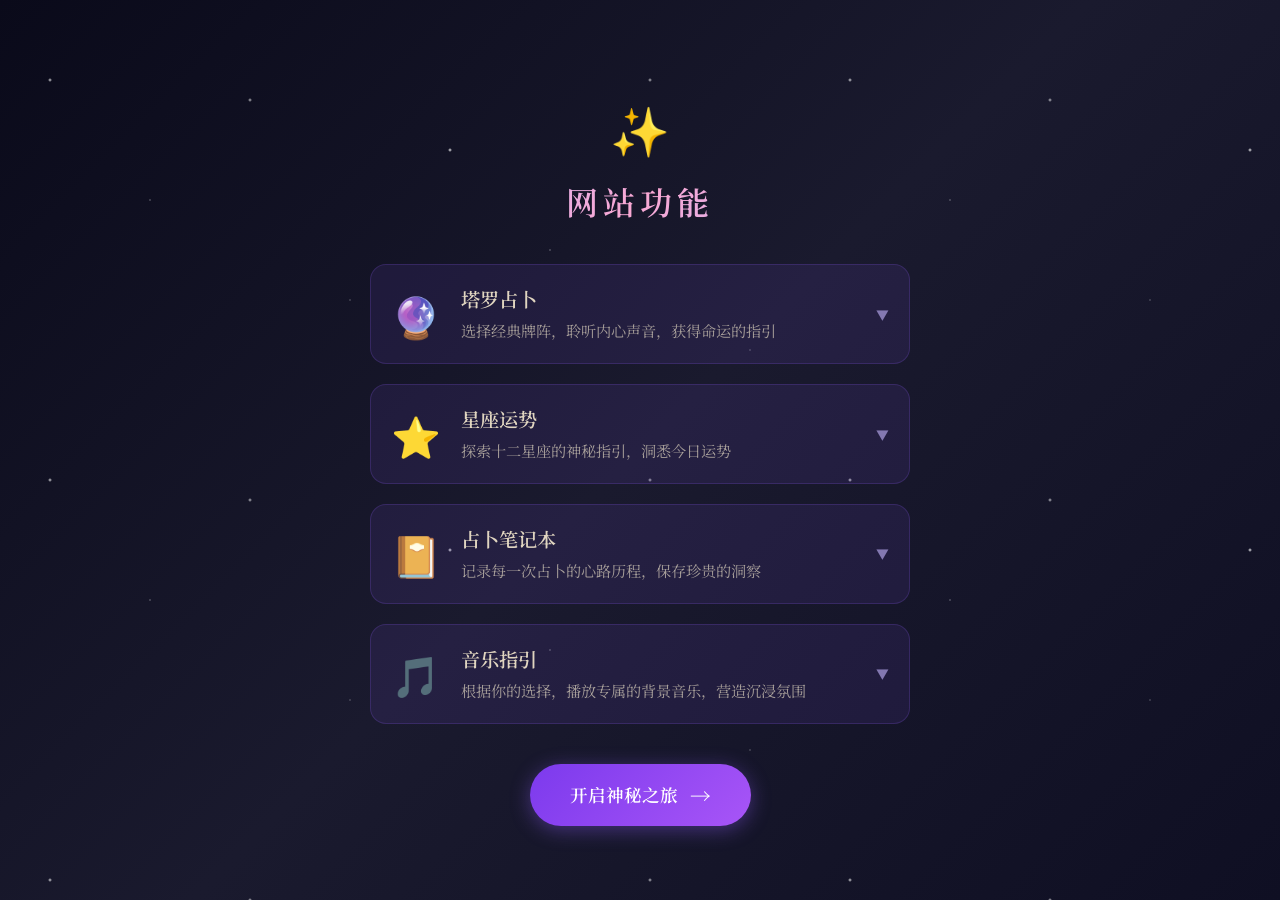
<file: index.html>
<!DOCTYPE html>
<html lang="zh-CN">
<head>
    <meta charset="UTF-8">
    <meta name="viewport" content="width=device-width, initial-scale=1.0">
    <title>塔罗占卜 - 命运之轮</title>
    <link rel="stylesheet" href="styles.css">
    <link href="https://fonts.googleapis.com/css2?family=Noto+Serif+SC:wght@400;600;700&display=swap" rel="stylesheet">
</head>
<body>
    <!-- 开屏动画 -->
    <div id="introAnimation" class="intro-animation">
        <div class="intro-stars"></div>
        <div class="meteor-container">
            <div class="meteor meteor-1"></div>
            <div class="meteor meteor-2"></div>
            <div class="meteor meteor-3"></div>
            <div class="meteor meteor-small meteor-4"></div>
            <div class="meteor meteor-small meteor-5"></div>
            <div class="meteor meteor-small meteor-6"></div>
            <div class="meteor meteor-small meteor-7"></div>
        </div>
        <div class="intro-content">
            <div class="intro-logo">🔮</div>
            <h1 class="intro-title">命运之轮塔罗</h1>
            <p class="intro-subtitle">愿你找到内心的答案</p>
        </div>
    </div>

    <!-- 功能介绍页面 -->
    <div id="featureIntro" class="feature-intro">
        <div class="feature-intro-stars"></div>
        <div class="feature-intro-content">
            <div class="feature-intro-header">
                <span class="feature-icon">✨</span>
                <h2 class="feature-title">网站功能</h2>
            </div>
            <div class="feature-list">
                <div class="feature-item" data-delay="0">
                    <div class="feature-item-header">
                        <div class="feature-item-icon">🔮</div>
                        <div class="feature-item-title">
                            <h3>塔罗占卜</h3>
                            <p>选择经典牌阵，聆听内心声音，获得命运的指引</p>
                        </div>
                        <div class="feature-item-arrow">▼</div>
                    </div>
                    <div class="feature-item-detail">
                        <div class="detail-content">
                            <div class="detail-item">
                                <span class="detail-icon">🎴</span>
                                <div>
                                    <h4>多种牌阵</h4>
                                    <p>圣三角、时间流、凯尔特十字等经典牌阵</p>
                                </div>
                            </div>
                            <div class="detail-item">
                                <span class="detail-icon">🔍</span>
                                <div>
                                    <h4>深度解读</h4>
                                    <p>结合牌义与你的问题，给出个性化解读</p>
                                </div>
                            </div>
                            <div class="detail-item">
                                <span class="detail-icon">�</span>
                                <div>
                                    <h4>定制音乐</h4>
                                    <p>根据你的语音音色和语速BPM定制专属占卜音乐</p>
                                </div>
                            </div>
                            <div class="detail-item">
                                <span class="detail-icon">�🎯</span>
                                <div>
                                    <h4>主题分析</h4>
                                    <p>爱情、事业、财富等多维度主题指引</p>
                                </div>
                            </div>
                        </div>
                    </div>
                </div>
                <div class="feature-item" data-delay="1">
                    <div class="feature-item-header">
                        <div class="feature-item-icon">⭐</div>
                        <div class="feature-item-title">
                            <h3>星座运势</h3>
                            <p>探索十二星座的神秘指引，洞悉今日运势</p>
                        </div>
                        <div class="feature-item-arrow">▼</div>
                    </div>
                    <div class="feature-item-detail">
                        <div class="detail-content">
                            <div class="detail-item">
                                <span class="detail-icon">♈♉♊</span>
                                <div>
                                    <h4>十二星座</h4>
                                    <p>火象、土象、风象、水象四象星座全解析</p>
                                </div>
                            </div>
                            <div class="detail-item">
                                <span class="detail-icon">📅</span>
                                <div>
                                    <h4>每日运势</h4>
                                    <p>综合运势、爱情、事业、财富四维解读</p>
                                </div>
                            </div>
                            <div class="detail-item">
                                <span class="detail-icon">🎶</span>
                                <div>
                                    <h4>星座音乐</h4>
                                    <p>为每个星座定制专属运势音乐</p>
                                </div>
                            </div>
                        </div>
                    </div>
                </div>
                <div class="feature-item" data-delay="2">
                    <div class="feature-item-header">
                        <div class="feature-item-icon">📔</div>
                        <div class="feature-item-title">
                            <h3>占卜笔记本</h3>
                            <p>记录每一次占卜的心路历程，保存珍贵的洞察</p>
                        </div>
                        <div class="feature-item-arrow">▼</div>
                    </div>
                    <div class="feature-item-detail">
                        <div class="detail-content">
                            <div class="detail-item">
                                <span class="detail-icon">📝</span>
                                <div>
                                    <h4>完整记录</h4>
                                    <p>保存占卜问题、牌面、解读和心得</p>
                                </div>
                            </div>
                            <div class="detail-item">
                                <span class="detail-icon">🗓️</span>
                                <div>
                                    <h4>日历视图</h4>
                                    <p>按日期浏览占卜记录，追踪成长轨迹</p>
                                </div>
                            </div>
                            <div class="detail-item">
                                <span class="detail-icon">💾</span>
                                <div>
                                    <h4>本地存储</h4>
                                    <p>数据安全保存在本地，隐私有保障</p>
                                </div>
                            </div>
                        </div>
                    </div>
                </div>
                <div class="feature-item" data-delay="3">
                    <div class="feature-item-header">
                        <div class="feature-item-icon">🎵</div>
                        <div class="feature-item-title">
                            <h3>音乐指引</h3>
                            <p>根据你的选择，播放专属的背景音乐，营造沉浸氛围</p>
                        </div>
                        <div class="feature-item-arrow">▼</div>
                    </div>
                    <div class="feature-item-detail">
                        <div class="detail-content">
                            <div class="detail-item">
                                <span class="detail-icon">🎤</span>
                                <div>
                                    <h4>语音定制</h4>
                                    <p>根据你的语音音色和语速定制专属音乐</p>
                                </div>
                            </div>
                            <div class="detail-item">
                                <span class="detail-icon">💭</span>
                                <div>
                                    <h4>情绪匹配</h4>
                                    <p>识别情绪状态，推荐最契合的音乐</p>
                                </div>
                            </div>
                            <div class="detail-item">
                                <span class="detail-icon">🎚️</span>
                                <div>
                                    <h4>BPM调节</h4>
                                    <p>智能调节音乐节奏，与你同频共振</p>
                                </div>
                            </div>
                        </div>
                    </div>
                </div>
            </div>
            <div class="feature-intro-footer">
                <button class="feature-enter-btn" id="feature-enter-btn">
                    <span>开启神秘之旅</span>
                    <span class="btn-arrow">→</span>
                </button>
            </div>
        </div>
    </div>

    <!-- 星空背景层 -->
    <div class="starry-background">
        <!-- 星轨效果 -->
        <div class="star-trails"></div>
        
        <!-- 星点 -->
        <div class="stars">
            <div class="star large" style="top: 8%; left: 12%; --duration: 2.5s;"></div>
            <div class="star" style="top: 15%; left: 25%; --duration: 3.5s;"></div>
            <div class="star" style="top: 5%; left: 45%; --duration: 2.8s;"></div>
            <div class="star large" style="top: 20%; left: 70%; --duration: 4s;"></div>
            <div class="star" style="top: 12%; left: 85%; --duration: 3s;"></div>
            <div class="star" style="top: 35%; left: 8%; --duration: 3.2s;"></div>
            <div class="star large" style="top: 45%; left: 18%; --duration: 2.7s;"></div>
            <div class="star" style="top: 30%; left: 92%; --duration: 3.8s;"></div>
            <div class="star" style="top: 55%; left: 5%; --duration: 2.9s;"></div>
            <div class="star" style="top: 65%; left: 88%; --duration: 3.3s;"></div>
            <div class="star large" style="top: 75%; left: 15%; --duration: 4.2s;"></div>
            <div class="star" style="top: 70%; left: 35%; --duration: 3.1s;"></div>
            <div class="star" style="top: 80%; left: 75%; --duration: 2.6s;"></div>
            <div class="star" style="top: 85%; left: 55%; --duration: 3.6s;"></div>
            <div class="star large" style="top: 90%; left: 92%; --duration: 3.4s;"></div>
        </div>
        
        <!-- 星云粒子 -->
        <div class="nebula-particles">
            <div class="nebula"></div>
            <div class="nebula"></div>
            <div class="nebula"></div>
        </div>
        
        <!-- 漂浮星尘 -->
        <div class="dust-particles">
            <div class="dust" style="left: 10%; animation-duration: 25s; --drift-x: 80px;"></div>
            <div class="dust" style="left: 25%; animation-duration: 30s; --drift-x: -60px; animation-delay: -5s;"></div>
            <div class="dust" style="left: 40%; animation-duration: 28s; --drift-x: 100px; animation-delay: -10s;"></div>
            <div class="dust" style="left: 55%; animation-duration: 32s; --drift-x: -90px; animation-delay: -15s;"></div>
            <div class="dust" style="left: 70%; animation-duration: 26s; --drift-x: 70px; animation-delay: -8s;"></div>
            <div class="dust" style="left: 85%; animation-duration: 29s; --drift-x: -80px; animation-delay: -12s;"></div>
        </div>
    </div>
    
    <!-- 暗角效果 -->
    <div class="vignette"></div>
    
    <!-- 羊皮纸纹理覆盖层 -->
    <div class="parchment-overlay"></div>
    
    <!-- 磨砂丝绒纹理 -->
    <div class="velvet-texture"></div>
    
    <!-- 原有背景层 -->
    <div class="background-overlay"></div>
    
    <!-- 背景音乐 -->
    <audio id="bgMusic" loop preload="none">
        <source src="月夜花海.mp3" type="audio/mpeg">
    </audio>
    
    <!-- 音乐控制面板 -->
    <div class="bg-music-panel">
        <button id="bgMusicBtn" class="bg-music-btn" title="背景音乐">
            <span class="music-icon">🎵</span>
        </button>
        <div class="volume-slider-container">
            <span class="volume-label">🔊</span>
            <input type="range" id="bgVolumeSlider" class="volume-slider" min="0" max="100" value="20">
            <span id="volumeValue" class="volume-value">20%</span>
        </div>
    </div>
    
    <!-- 头部 -->
    <header class="header">
        <div class="logo">
            <span class="logo-icon">🔮</span>
            <h1>命运之轮</h1>
        </div>
        <p class="subtitle">塔罗占卜 · 音乐指引</p>
    </header>

    <!-- 主内容区域 -->
    <main class="main-content">
        <!-- 导航标签 -->
        <nav class="tab-navigation">
            <button class="tab-btn active" data-tab="tarot" onclick="switchTab('tarot')">
                <span class="tab-icon">🔮</span>
                <span class="tab-label">塔罗占卜</span>
            </button>
            <button class="tab-btn" data-tab="horoscope" onclick="switchTab('horoscope')">
                <span class="tab-icon">⭐</span>
                <span class="tab-label">星座运势</span>
            </button>
            <button class="tab-btn" data-tab="notebook" onclick="switchTab('notebook')">
                <span class="tab-icon">📔</span>
                <span class="tab-label">占卜笔记本</span>
            </button>
        </nav>

        <!-- 塔罗占卜界面 -->
        <section class="content-section" id="tarot-section">
            <!-- 占卜区域 -->
            <section class="reading-section">
                <h2>选择占卜方式</h2>
                <div class="spread-options">
                    <button class="spread-btn active" data-spread="three-card">三牌占卜</button>
                    <button class="spread-btn" data-spread="celtic-cross">凯尔特十字</button>
                </div>
                
                <div class="question-input">
                    <label for="question">请描述你的问题（语音输入）</label>
                    <!-- 语音输入按钮 -->
                    <div class="voice-input-container">
                        <button class="voice-btn" id="voice-btn" title="点击开始语音输入">
                            <span class="voice-icon">🎤</span>
                        </button>
                        <span class="voice-status" id="voice-status">点击麦克风开始语音输入</span>
                    </div>
                    <!-- 问题输入框（支持语音转文字和手动输入） -->
                    <input type="text" id="question" placeholder="语音识别结果将显示在这里..." />
                </div>
                
                <button class="shuffle-btn" id="shuffle-btn">
                    <span class="btn-icon">🎴</span>
                    开始占卜
                </button>
            </section>

            <!-- 牌阵展示区域 -->
            <section class="cards-section" id="cards-section">
                <div class="spread-container" id="spread-container">
                    <!-- 塔罗牌将动态生成在此处 -->
                </div>
                <div class="card-meanings" id="card-meanings">
                    <!-- 牌的含义将动态生成在此处 -->
                </div>
            </section>

            <!-- 整体解读区域 -->
            <section class="summary-section" id="summary-section">
                <h2>🔮 整体解读</h2>
                <div class="summary-content" id="summary-content">
                    <!-- 整体解读将动态生成在此处 -->
                </div>
            </section>

            <!-- 音乐推荐区域 -->
            <section class="music-section" id="music-section">
                <h2>🎵 为你推荐的音乐</h2>
                <div class="music-player" id="music-player">
                    <!-- 音乐播放器将动态生成在此处 -->
                </div>
            </section>

            <!-- 再来一次按钮 -->
            <section class="action-section">
                <button class="shuffle-btn" id="restart-btn">
                    <span class="btn-icon">🔄</span>
                    再来一次
                </button>
                <!-- 保存到笔记本按钮 -->
                <button class="save-note-btn" id="save-to-notebook-btn" style="display: none;" onclick="saveCurrentReading()">
                    <span class="btn-icon">📝</span>
                    保存到占卜笔记本
                </button>
            </section>
        </section>

        <!-- 星座运势界面 -->
        <section class="content-section" id="horoscope-section" style="display: none;">
            <h2 class="section-title">⭐ 星座每日运势 ⭐</h2>
            <p class="section-subtitle">探索星座的神秘指引</p>
            
            <!-- 日期选择 -->
            <div class="horoscope-date-selector">
                <label for="horoscope-date">选择日期</label>
                <input type="date" id="horoscope-date" class="horoscope-date-input">
            </div>
            
            <!-- 星座选择 -->
            <div class="zodiac-grid">
                <button class="zodiac-btn" data-zodiac="aries" onclick="selectZodiac('aries')">
                    <span class="zodiac-symbol">♈</span>
                    <span class="zodiac-name">白羊座</span>
                    <span class="zodiac-period">3.21-4.19</span>
                </button>
                <button class="zodiac-btn" data-zodiac="taurus" onclick="selectZodiac('taurus')">
                    <span class="zodiac-symbol">♉</span>
                    <span class="zodiac-name">金牛座</span>
                    <span class="zodiac-period">4.20-5.20</span>
                </button>
                <button class="zodiac-btn" data-zodiac="gemini" onclick="selectZodiac('gemini')">
                    <span class="zodiac-symbol">♊</span>
                    <span class="zodiac-name">双子座</span>
                    <span class="zodiac-period">5.21-6.21</span>
                </button>
                <button class="zodiac-btn" data-zodiac="cancer" onclick="selectZodiac('cancer')">
                    <span class="zodiac-symbol">♋</span>
                    <span class="zodiac-name">巨蟹座</span>
                    <span class="zodiac-period">6.22-7.22</span>
                </button>
                <button class="zodiac-btn" data-zodiac="leo" onclick="selectZodiac('leo')">
                    <span class="zodiac-symbol">♌</span>
                    <span class="zodiac-name">狮子座</span>
                    <span class="zodiac-period">7.23-8.22</span>
                </button>
                <button class="zodiac-btn" data-zodiac="virgo" onclick="selectZodiac('virgo')">
                    <span class="zodiac-symbol">♍</span>
                    <span class="zodiac-name">处女座</span>
                    <span class="zodiac-period">8.23-9.22</span>
                </button>
                <button class="zodiac-btn" data-zodiac="libra" onclick="selectZodiac('libra')">
                    <span class="zodiac-symbol">♎</span>
                    <span class="zodiac-name">天秤座</span>
                    <span class="zodiac-period">9.23-10.23</span>
                </button>
                <button class="zodiac-btn" data-zodiac="scorpio" onclick="selectZodiac('scorpio')">
                    <span class="zodiac-symbol">♏</span>
                    <span class="zodiac-name">天蝎座</span>
                    <span class="zodiac-period">10.24-11.22</span>
                </button>
                <button class="zodiac-btn" data-zodiac="sagittarius" onclick="selectZodiac('sagittarius')">
                    <span class="zodiac-symbol">♐</span>
                    <span class="zodiac-name">射手座</span>
                    <span class="zodiac-period">11.23-12.21</span>
                </button>
                <button class="zodiac-btn" data-zodiac="capricorn" onclick="selectZodiac('capricorn')">
                    <span class="zodiac-symbol">♑</span>
                    <span class="zodiac-name">摩羯座</span>
                    <span class="zodiac-period">12.22-1.19</span>
                </button>
                <button class="zodiac-btn" data-zodiac="aquarius" onclick="selectZodiac('aquarius')">
                    <span class="zodiac-symbol">♒</span>
                    <span class="zodiac-name">水瓶座</span>
                    <span class="zodiac-period">1.20-2.18</span>
                </button>
                <button class="zodiac-btn" data-zodiac="pisces" onclick="selectZodiac('pisces')">
                    <span class="zodiac-symbol">♓</span>
                    <span class="zodiac-name">双鱼座</span>
                    <span class="zodiac-period">2.19-3.20</span>
                </button>
            </div>
            
            <!-- 查询按钮 -->
            <button class="shuffle-btn" id="horoscope-query-btn" onclick="queryHoroscope()">
                <span class="btn-icon">✨</span>
                查询今日运势
            </button>
            
            <!-- 运势结果 -->
            <div class="horoscope-result" id="horoscope-result" style="display: none;">
                <div class="horoscope-result-header" id="horoscope-result-header"></div>
                <div class="luck-content" id="luck-content"></div>
                <!-- 音乐推荐区域 -->
                <div class="horoscope-music" id="horoscope-music"></div>
                <!-- 查询其他按钮 -->
                <div class="reset-button-container">
                    <button class="shuffle-btn" onclick="resetHoroscope()">
                        <span class="btn-icon">🔄</span>
                        查询其他日期/星座
                    </button>
                </div>
            </div>
        </section>

        <!-- 占卜笔记本界面 -->
        <section class="content-section" id="notebook-section" style="display: none;">
            <h2 class="section-title">📔 占卜笔记本 📔</h2>
            <p class="section-subtitle">记录你的占卜旅程与心情</p>
            
            <!-- 日历视图 -->
            <div class="notebook-calendar">
                <div class="calendar-header">
                    <button class="calendar-nav-btn" onclick="prevMonth()">◀</button>
                    <span class="calendar-month" id="calendar-month"></span>
                    <button class="calendar-nav-btn" onclick="nextMonth()">▶</button>
                </div>
                <div class="calendar-grid" id="calendar-grid">
                    <!-- 日历格子将动态生成 -->
                </div>
            </div>
            
            <!-- 选中日期的记录详情 -->
            <div class="notebook-records" id="notebook-records" style="display: none;">
                <div class="records-header">
                    <span class="records-date" id="records-date"></span>
                    <span class="records-count" id="records-count"></span>
                </div>
                <div class="records-list" id="records-list">
                    <!-- 记录列表将动态生成 -->
                </div>
            </div>
            
            <!-- 空状态提示 -->
            <div class="notebook-empty" id="notebook-empty">
                <div class="empty-icon">📖</div>
                <p>还没有任何记录</p>
                <p class="empty-tip">完成占卜后，点击"保存本次占卜到笔记本"</p>
            </div>
        </section>
    </main>

    <!-- 页脚 -->
    <footer class="footer">
        <p>命运之轮塔罗 · 愿你找到内心的答案</p>
    </footer>

    <script src="script.js"></script>
</body>
</html>
</file>
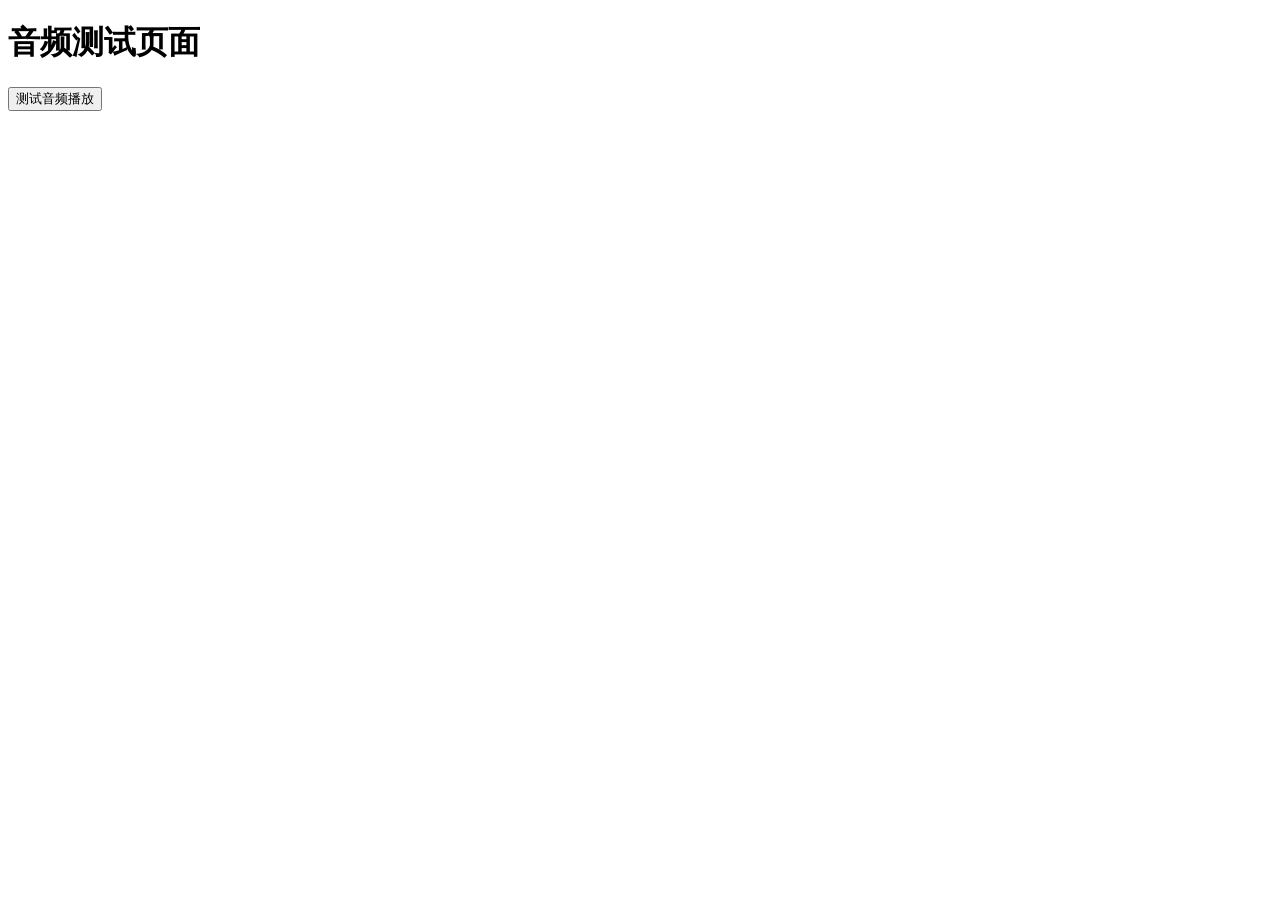
<file: audio-test.html>
<!DOCTYPE html>
<html lang="zh-CN">
<head>
    <meta charset="UTF-8">
    <meta name="viewport" content="width=device-width, initial-scale=1.0">
    <title>音频测试</title>
</head>
<body>
    <h1>音频测试页面</h1>
    <button onclick="testAudio()">测试音频播放</button>
    <div id="result"></div>
    
    <script>
        function testAudio() {
            const testUrls = [
                'https://cdn.pixabay.com/download/audio/2022/03/10/audio_c8c8a73467.mp3',
                'https://www2.cs.uic.edu/~i101/SoundFiles/BabyElephantWalk60.wav',
                'https://www2.cs.uic.edu/~i101/SoundFiles/StarWars60.wav'
            ];
            
            let results = [];
            
            testUrls.forEach((url, index) => {
                const audio = new Audio(url);
                audio.volume = 0.5;
                
                audio.play().then(() => {
                    results.push(`✅ 音频 ${index + 1} 播放成功: ${url}`);
                    audio.pause();
                    updateResults();
                }).catch(error => {
                    results.push(`❌ 音频 ${index + 1} 播放失败: ${error.message}`);
                    updateResults();
                });
            });
            
            function updateResults() {
                document.getElementById('result').innerHTML = results.map(r => `<p>${r}</p>`).join('');
            }
        }
    </script>
</body>
</html>
</file>
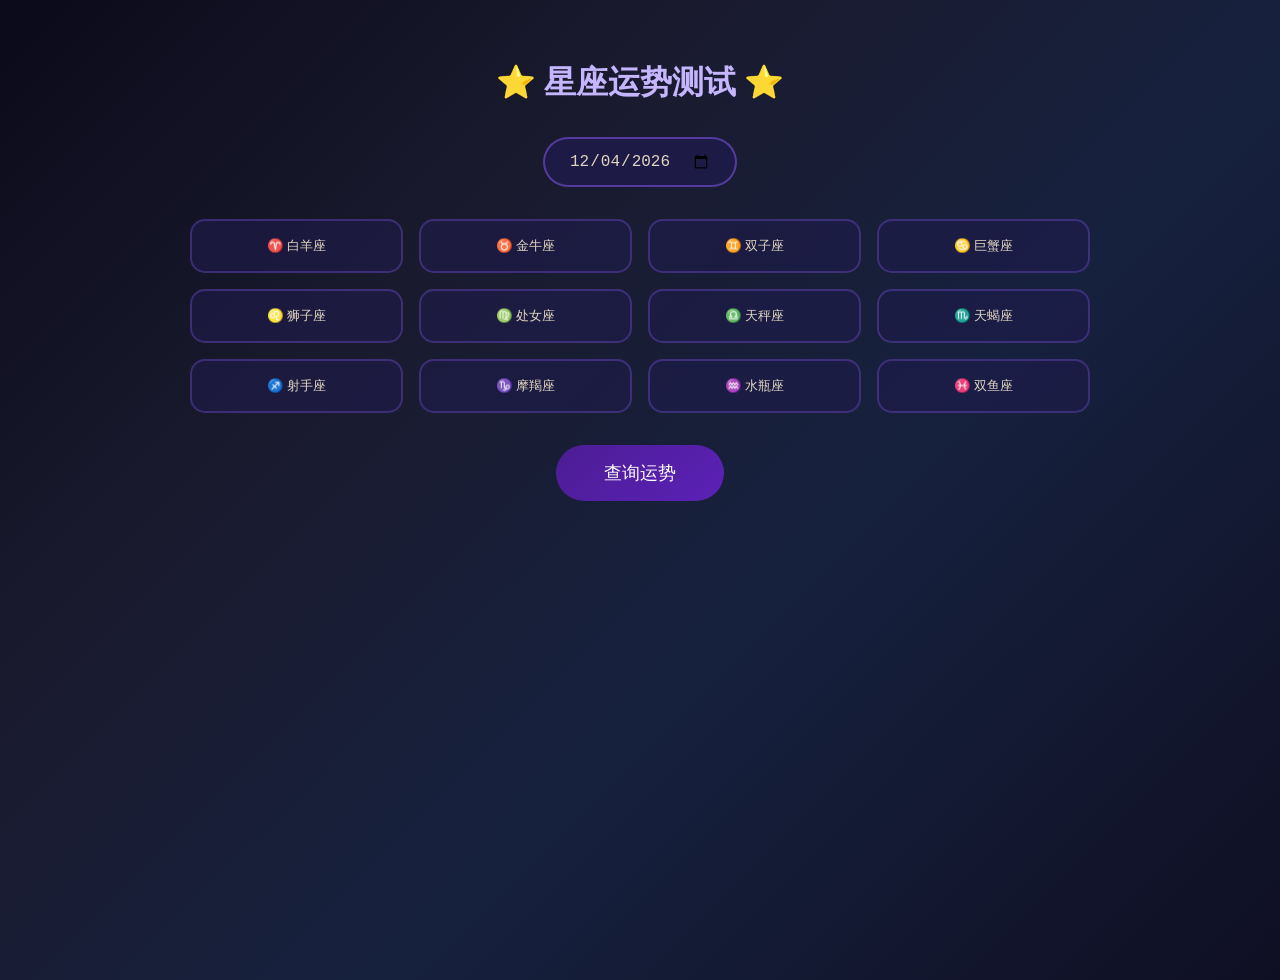
<file: test-horoscope.html>
<!DOCTYPE html>
<html lang="zh-CN">
<head>
    <meta charset="UTF-8">
    <meta name="viewport" content="width=device-width, initial-scale=1.0">
    <title>星座运势测试</title>
    <style>
        body {
            font-family: 'Noto Serif SC', serif;
            background: linear-gradient(135deg, #0a0a1a 0%, #1a1a2e 30%, #16213e 60%, #0f0f23 100%);
            min-height: 100vh;
            color: #e0d5c0;
            padding: 2rem;
        }
        
        .container {
            max-width: 900px;
            margin: 0 auto;
        }
        
        h1 {
            text-align: center;
            color: #c4b5fd;
            margin-bottom: 2rem;
        }
        
        .date-selector {
            text-align: center;
            margin-bottom: 2rem;
        }
        
        .date-selector input {
            background: rgba(30, 27, 75, 0.8);
            border: 2px solid rgba(139, 92, 246, 0.5);
            color: #e0d5c0;
            padding: 0.8rem 1.5rem;
            border-radius: 25px;
            font-size: 1rem;
        }
        
        .zodiac-grid {
            display: grid;
            grid-template-columns: repeat(4, 1fr);
            gap: 1rem;
            margin-bottom: 2rem;
        }
        
        .zodiac-btn {
            background: rgba(30, 27, 75, 0.6);
            border: 2px solid rgba(139, 92, 246, 0.3);
            color: #e0d5c0;
            padding: 1rem;
            border-radius: 15px;
            cursor: pointer;
            transition: all 0.3s ease;
        }
        
        .zodiac-btn:hover, .zodiac-btn.selected {
            border-color: #a78bfa;
            background: rgba(139, 92, 246, 0.3);
        }
        
        .query-btn {
            display: block;
            margin: 0 auto 2rem;
            background: linear-gradient(135deg, #4c1d95 0%, #5b21b6 100%);
            border: none;
            color: white;
            padding: 1rem 3rem;
            border-radius: 50px;
            font-size: 1.1rem;
            cursor: pointer;
        }
        
        .result {
            display: none;
            margin-top: 2rem;
        }
        
        .result-header {
            text-align: center;
            margin-bottom: 2rem;
        }
        
        .result-header h3 {
            color: #c4b5fd;
            font-size: 1.5rem;
        }
        
        .lucky-details {
            display: flex;
            justify-content: center;
            gap: 1rem;
            margin-bottom: 2rem;
        }
        
        .lucky-details span {
            background: rgba(139, 92, 246, 0.2);
            padding: 0.5rem 1rem;
            border-radius: 20px;
        }
        
        .luck-content {
            display: grid;
            grid-template-columns: repeat(2, 1fr);
            gap: 1rem;
        }
        
        .luck-card {
            background: rgba(26, 10, 46, 0.7);
            border-radius: 15px;
            padding: 1.5rem;
            border: 2px solid;
        }
        
        .luck-card.good {
            border-color: rgba(34, 197, 94, 0.6);
        }
        
        .luck-card.avoid {
            border-color: rgba(239, 68, 68, 0.6);
        }
        
        .luck-card.tips {
            border-color: rgba(139, 92, 246, 0.6);
            grid-column: 1 / -1;
        }
        
        .luck-card h4 {
            margin-bottom: 1rem;
        }
        
        .luck-card.good h4 {
            color: #4ade80;
        }
        
        .luck-card.avoid h4 {
            color: #f87171;
        }
        
        .luck-card.tips h4 {
            color: #a78bfa;
        }
        
        .luck-card ul {
            list-style: none;
            padding: 0;
        }
        
        .luck-card li {
            padding: 0.5rem 0;
            border-bottom: 1px solid rgba(139, 92, 246, 0.2);
        }
        
        .luck-card li:last-child {
            border-bottom: none;
        }
    </style>
</head>
<body>
    <div class="container">
        <h1>⭐ 星座运势测试 ⭐</h1>
        
        <div class="date-selector">
            <input type="date" id="horoscope-date">
        </div>
        
        <div class="zodiac-grid">
            <button class="zodiac-btn" onclick="selectZodiac('aries')">♈ 白羊座</button>
            <button class="zodiac-btn" onclick="selectZodiac('taurus')">♉ 金牛座</button>
            <button class="zodiac-btn" onclick="selectZodiac('gemini')">♊ 双子座</button>
            <button class="zodiac-btn" onclick="selectZodiac('cancer')">♋ 巨蟹座</button>
            <button class="zodiac-btn" onclick="selectZodiac('leo')">♌ 狮子座</button>
            <button class="zodiac-btn" onclick="selectZodiac('virgo')">♍ 处女座</button>
            <button class="zodiac-btn" onclick="selectZodiac('libra')">♎ 天秤座</button>
            <button class="zodiac-btn" onclick="selectZodiac('scorpio')">♏ 天蝎座</button>
            <button class="zodiac-btn" onclick="selectZodiac('sagittarius')">♐ 射手座</button>
            <button class="zodiac-btn" onclick="selectZodiac('capricorn')">♑ 摩羯座</button>
            <button class="zodiac-btn" onclick="selectZodiac('aquarius')">♒ 水瓶座</button>
            <button class="zodiac-btn" onclick="selectZodiac('pisces')">♓ 双鱼座</button>
        </div>
        
        <button class="query-btn" onclick="queryHoroscope()">查询运势</button>
        
        <div class="result" id="result">
            <div class="result-header" id="result-header"></div>
            <div class="luck-content" id="luck-content"></div>
            <button class="query-btn" onclick="reset()">重新查询</button>
        </div>
    </div>

    <script>
        let selectedZodiac = null;
        
        const zodiacData = {
            aries: { name: '白羊座', symbol: '♈' },
            taurus: { name: '金牛座', symbol: '♉' },
            gemini: { name: '双子座', symbol: '♊' },
            cancer: { name: '巨蟹座', symbol: '♋' },
            leo: { name: '狮子座', symbol: '♌' },
            virgo: { name: '处女座', symbol: '♍' },
            libra: { name: '天秤座', symbol: '♎' },
            scorpio: { name: '天蝎座', symbol: '♏' },
            sagittarius: { name: '射手座', symbol: '♐' },
            capricorn: { name: '摩羯座', symbol: '♑' },
            aquarius: { name: '水瓶座', symbol: '♒' },
            pisces: { name: '双鱼座', symbol: '♓' }
        };
        
        const goodActivities = [
            { activity: '开展新项目或计划', keywords: ['all'] },
            { activity: '处理财务事务', keywords: ['taurus', 'virgo', 'capricorn'] },
            { activity: '社交活动和人际交流', keywords: ['gemini', 'libra', 'aquarius'] },
            { activity: '表达情感，说出心声', keywords: ['cancer', 'scorpio', 'pisces'] },
            { activity: '展现领导才能', keywords: ['aries', 'leo', 'sagittarius'] },
            { activity: '学习新技能或知识', keywords: ['all'] },
            { activity: '进行创意创作', keywords: ['leo', 'aquarius', 'pisces'] },
            { activity: '整理房间和工作环境', keywords: ['taurus', 'virgo', 'capricorn'] },
            { activity: '运动锻炼身体', keywords: ['aries', 'leo', 'sagittarius'] },
            { activity: '冥想和内省', keywords: ['cancer', 'scorpio', 'pisces'] },
            { activity: '大胆表白或示爱', keywords: ['aries', 'leo', 'sagittarius'] },
            { activity: '与朋友聚会', keywords: ['gemini', 'libra', 'aquarius'] },
            { activity: '签订合同或协议', keywords: ['taurus', 'libra', 'capricorn'] },
            { activity: '处理家庭事务', keywords: ['cancer', 'capricorn'] },
            { activity: '规划未来的目标', keywords: ['all'] },
            { activity: '尝试新鲜事物', keywords: ['aries', 'gemini', 'sagittarius'] },
            { activity: '维护现有关系', keywords: ['libra', 'scorpio', 'pisces'] },
            { activity: '投资理财', keywords: ['taurus', 'cancer', 'capricorn'] },
            { activity: '旅行或短途出行', keywords: ['sagittarius', 'aquarius'] },
            { activity: '艺术创作或欣赏', keywords: ['leo', 'pisces', 'aquarius'] }
        ];
        
        const badActivities = [
            { activity: '做重大财务决策', keywords: ['taurus', 'virgo', 'capricorn'] },
            { activity: '冲动消费或购物', keywords: ['aries', 'leo', 'sagittarius'] },
            { activity: '激烈的争论或冲突', keywords: ['cancer', 'libra', 'pisces'] },
            { activity: '隐瞒重要信息', keywords: ['scorpio', 'sagittarius'] },
            { activity: '冒险投机行为', keywords: ['taurus', 'virgo', 'capricorn'] },
            { activity: '过度承诺或说大话', keywords: ['aries', 'leo', 'sagittarius'] },
            { activity: '逃避问题或拖延', keywords: ['all'] },
            { activity: '忽视身体健康', keywords: ['all'] },
            { activity: '过度依赖他人意见', keywords: ['aquarius', 'aries'] },
            { activity: '做出草率的决定', keywords: ['gemini', 'sagittarius', 'pisces'] },
            { activity: '斤斤计较', keywords: ['leo', 'libra', 'aquarius'] },
            { activity: '过度敏感或情绪化', keywords: ['cancer', 'scorpio', 'pisces'] },
            { activity: '单打独斗不求助', keywords: ['libra', 'capricorn'] },
            { activity: '忽视家人和朋友', keywords: ['cancer', 'leo'] },
            { activity: '固执己见不听劝告', keywords: ['taurus', 'leo', 'sagittarius'] },
            { activity: '过于追求完美', keywords: ['virgo', 'capricorn'] },
            { activity: '参与复杂的人际关系', keywords: ['gemini', 'libra'] },
            { activity: '隐瞒真实感受', keywords: ['cancer', 'scorpio', 'pisces'] },
            { activity: '急于求成', keywords: ['taurus', 'virgo', 'capricorn'] },
            { activity: '独断专行', keywords: ['libra', 'aquarius'] }
        ];
        
        function generateLuck(zodiac, date) {
            const dateNum = parseInt(date.replace(/-/g, ''));
            const zodiacNum = zodiac.charCodeAt(0);
            const seed = dateNum + zodiacNum;
            
            const random = (max) => Math.floor((seed * 9301 + 49297) % 233280) / 233280 * max;
            
            const allGoodItems = goodActivities.filter(item => 
                item.keywords.includes('all') || item.keywords.includes(zodiac)
            );
            
            const allBadItems = badActivities.filter(item => 
                item.keywords.includes('all') || item.keywords.includes(zodiac)
            );
            
            const goodItemsToUse = allGoodItems.length > 0 ? allGoodItems : goodActivities.filter(item => item.keywords.includes('all'));
            const badItemsToUse = allBadItems.length > 0 ? allBadItems : badActivities.filter(item => item.keywords.includes('all'));
            
            const goodCount = 4 + Math.floor(random(3));
            const goodItems = getRandomItems(goodItemsToUse, Math.min(goodCount, Math.max(goodItemsToUse.length, 4)));
            
            const badCount = 4 + Math.floor(random(3));
            const badItems = getRandomItems(badItemsToUse, Math.min(badCount, Math.max(badItemsToUse.length, 4)));
            
            return { good: goodItems, avoid: badItems };
        }
        
        function getRandomItems(arr, count) {
            const shuffled = [...arr].sort(() => 0.5 - Math.random());
            return shuffled.slice(0, Math.min(count, arr.length));
        }
        
        function selectZodiac(zodiac) {
            document.querySelectorAll('.zodiac-btn').forEach(btn => btn.classList.remove('selected'));
            event.target.classList.add('selected');
            selectedZodiac = zodiac;
        }
        
        function queryHoroscope() {
            const date = document.getElementById('horoscope-date').value;
            
            if (!date) {
                alert('请选择日期');
                return;
            }
            
            if (!selectedZodiac) {
                alert('请选择星座');
                return;
            }
            
            const luck = generateLuck(selectedZodiac, date);
            const luckyInfo = getLuckyInfo(selectedZodiac, date);
            
            const dateObj = new Date(date);
            const weekdays = ['日', '一', '二', '三', '四', '五', '六'];
            const formattedDate = `${dateObj.getMonth() + 1}月${dateObj.getDate()}日 星期${weekdays[dateObj.getDay()]}`;
            
            document.getElementById('result-header').innerHTML = `
                <h3>${zodiacData[selectedZodiac].symbol} ${zodiacData[selectedZodiac].name} - ${formattedDate}</h3>
                <div class="lucky-details">
                    <span>幸运数字: ${luckyInfo.luckyNumber}</span>
                    <span>幸运方位: ${luckyInfo.luckyDirection}</span>
                    <span>幸运颜色: ${luckyInfo.luckyColor}</span>
                </div>
            `;
            
            document.getElementById('luck-content').innerHTML = `
                <div class="luck-card good">
                    <h4>✅ 宜做的事</h4>
                    <ul>${luck.good.map(item => `<li>${item.activity}</li>`).join('')}</ul>
                </div>
                <div class="luck-card avoid">
                    <h4>❌ 忌做的事</h4>
                    <ul>${luck.avoid.map(item => `<li>${item.activity}</li>`).join('')}</ul>
                </div>
                <div class="luck-card tips">
                    <h4>💡 今日小贴士</h4>
                    <p>${luckyInfo.tip}</p>
                </div>
            `;
            
            document.getElementById('result').style.display = 'block';
        }
        
        function getLuckyInfo(zodiac, date) {
            const dateNum = parseInt(date.replace(/-/g, ''));
            const zodiacNum = zodiac.charCodeAt(0);
            const seed = dateNum + zodiacNum;
            
            const luckyNumbers = [1, 2, 3, 4, 5, 6, 7, 8, 9, 10, 11, 12, 13, 14, 15, 16, 17, 18, 19, 20, 21, 22, 23, 24, 25];
            const directions = ['东方', '西方', '南方', '北方', '东南', '东北', '西南', '西北'];
            const colors = ['红色', '橙色', '黄色', '绿色', '蓝色', '紫色', '粉色', '金色', '银色', '白色', '黑色'];
            
            const tips = {
                fire: '今日火象星座运势较旺，适合展现个人魅力，积极主动地推进计划。',
                earth: '今日土象星座运势平稳，适合处理务实的事务，稳扎稳打会有收获。',
                air: '今日风象星座运势活跃，适合社交和沟通，创意想法会不断涌现。',
                water: '今日水象星座运势敏感，适合处理情感事务，直觉力会有所增强。'
            };
            
            const elements = {
                aries: 'fire', leo: 'fire', sagittarius: 'fire',
                taurus: 'earth', virgo: 'earth', capricorn: 'earth',
                gemini: 'air', libra: 'air', aquarius: 'air',
                cancer: 'water', scorpio: 'water', pisces: 'water'
            };
            
            return {
                luckyNumber: luckyNumbers[seed % luckyNumbers.length],
                luckyDirection: directions[seed % directions.length],
                luckyColor: colors[seed % colors.length],
                tip: tips[elements[zodiac]] || tips.fire
            };
        }
        
        function reset() {
            selectedZodiac = null;
            document.querySelectorAll('.zodiac-btn').forEach(btn => btn.classList.remove('selected'));
            document.getElementById('result').style.display = 'none';
        }
        
        // 设置默认日期
        document.addEventListener('DOMContentLoaded', () => {
            const today = new Date();
            document.getElementById('horoscope-date').value = today.toISOString().split('T')[0];
        });
    </script>
</body>
</html>
</file>
<file: styles.css>
* {
    margin: 0;
    padding: 0;
    box-sizing: border-box;
}

body {
    font-family: 'Noto Serif SC', serif;
    background: linear-gradient(135deg, #0a0a1a 0%, #1a1a2e 30%, #16213e 60%, #0f0f23 100%);
    min-height: 100vh;
    color: #e0d5c0;
    overflow-x: hidden;
    position: relative;
}

/* 开屏动画 */
.intro-animation {
    position: fixed;
    top: 0;
    left: 0;
    width: 100%;
    height: 100%;
    background: linear-gradient(135deg, #0a0a1a 0%, #1a1a2e 50%, #0f0f23 100%);
    z-index: 10000;
    display: flex;
    align-items: center;
    justify-content: center;
    overflow: hidden;
}

.intro-animation.fade-out {
    animation: fadeOutIntro 1s ease-out forwards;
}

@keyframes fadeOutIntro {
    0% {
        opacity: 1;
    }
    100% {
        opacity: 0;
        pointer-events: none;
    }
}

/* 开屏星空背景 */
.intro-stars {
    position: absolute;
    width: 100%;
    height: 100%;
    background-image:
        radial-gradient(2px 2px at 20px 30px, white, transparent),
        radial-gradient(2px 2px at 40px 70px, rgba(255,255,255,0.8), transparent),
        radial-gradient(1px 1px at 90px 40px, white, transparent),
        radial-gradient(2px 2px at 160px 120px, rgba(255,255,255,0.9), transparent),
        radial-gradient(1px 1px at 230px 80px, white, transparent),
        radial-gradient(2px 2px at 300px 150px, rgba(255,255,255,0.7), transparent),
        radial-gradient(1px 1px at 370px 50px, white, transparent),
        radial-gradient(2px 2px at 450px 180px, rgba(255,255,255,0.8), transparent),
        radial-gradient(1px 1px at 520px 90px, white, transparent),
        radial-gradient(2px 2px at 600px 130px, rgba(255,255,255,0.9), transparent);
    background-repeat: repeat;
    background-size: 650px 200px;
    animation: twinkleStars 3s ease-in-out infinite;
}

@keyframes twinkleStars {
    0%, 100% { opacity: 0.8; }
    50% { opacity: 1; }
}

/* 流星容器 */
.meteor-container {
    position: absolute;
    width: 100%;
    height: 100%;
    overflow: hidden;
}

/* 流星 */
.meteor {
    position: absolute;
    width: 3px;
    height: 120px;
    background: linear-gradient(to top,
        rgba(255,255,255,0) 0%,
        rgba(255,255,255,0.1) 20%,
        rgba(255,255,255,0.4) 50%,
        rgba(255,255,255,0.8) 80%,
        rgba(255,255,255,1) 100%);
    transform: rotate(-45deg);
    opacity: 0;
    border-radius: 50%;
    box-shadow:
        0 0 10px rgba(255,255,255,0.8),
        0 0 20px rgba(255,255,255,0.6),
        0 0 30px rgba(255,255,255,0.4);
}

/* 流星头部发光 - 位于下端（前进方向） */
.meteor::before {
    content: '';
    position: absolute;
    bottom: -3px;
    left: 50%;
    transform: translateX(-50%);
    width: 6px;
    height: 6px;
    background: radial-gradient(circle, #fff 0%, rgba(255,255,255,0.8) 50%, transparent 100%);
    border-radius: 50%;
    box-shadow:
        0 0 10px 3px rgba(255,255,255,1),
        0 0 20px 6px rgba(255,255,255,0.8),
        0 0 30px 10px rgba(139,92,246,0.6),
        0 0 40px 15px rgba(139,92,246,0.4);
}

/* 流星尾迹 - 位于上端（后方） */
.meteor::after {
    content: '';
    position: absolute;
    bottom: 0;
    left: 50%;
    transform: translateX(-50%);
    width: 1px;
    height: 200px;
    background: linear-gradient(to top,
        rgba(255,255,255,0.6) 0%,
        rgba(255,255,255,0.2) 30%,
        rgba(139,92,246,0.1) 60%,
        transparent 100%);
    opacity: 0.5;
}

/* 主流星 */
.meteor-1 {
    top: -150px;
    left: 10%;
    height: 150px;
    animation: meteorFall1 2.5s ease-in 0.3s forwards;
}

.meteor-2 {
    top: -150px;
    left: 45%;
    height: 130px;
    animation: meteorFall2 2.2s ease-in 1s forwards;
}

.meteor-3 {
    top: -150px;
    left: 85%;
    height: 100px;
    animation: meteorFall3 2.8s ease-in 1.6s forwards;
}

/* 小流星群 */
.meteor-small {
    width: 2px;
    height: 60px;
    opacity: 0;
}

.meteor-small::before {
    width: 4px;
    height: 4px;
    box-shadow:
        0 0 8px 2px rgba(255,255,255,0.9),
        0 0 15px 4px rgba(255,255,255,0.6);
}

.meteor-small::after {
    height: 150px;
}

.meteor-4 {
    top: -100px;
    left: 5%;
    animation: meteorFallSmall 1.8s ease-in 0.8s forwards;
}

.meteor-5 {
    top: -100px;
    left: 30%;
    animation: meteorFallSmall 1.5s ease-in 1.4s forwards;
}

.meteor-6 {
    top: -100px;
    left: 62%;
    animation: meteorFallSmall 2s ease-in 2s forwards;
}

.meteor-7 {
    top: -100px;
    left: 92%;
    animation: meteorFallSmall 1.6s ease-in 2.3s forwards;
}

@keyframes meteorFall1 {
    0% {
        transform: rotate(-45deg) translateY(0) translateX(0);
        opacity: 0;
    }
    5% {
        opacity: 1;
    }
    30% {
        opacity: 1;
    }
    100% {
        transform: rotate(-45deg) translateY(calc(100vh + 300px)) translateX(-100px);
        opacity: 0;
    }
}

@keyframes meteorFall2 {
    0% {
        transform: rotate(-50deg) translateY(0) translateX(0);
        opacity: 0;
    }
    5% {
        opacity: 1;
    }
    35% {
        opacity: 1;
    }
    100% {
        transform: rotate(-50deg) translateY(calc(100vh + 300px)) translateX(-80px);
        opacity: 0;
    }
}

@keyframes meteorFall3 {
    0% {
        transform: rotate(-40deg) translateY(0) translateX(0);
        opacity: 0;
    }
    5% {
        opacity: 1;
    }
    40% {
        opacity: 1;
    }
    100% {
        transform: rotate(-40deg) translateY(calc(100vh + 300px)) translateX(-120px);
        opacity: 0;
    }
}

@keyframes meteorFallSmall {
    0% {
        transform: rotate(-45deg) translateY(0);
        opacity: 0;
    }
    10% {
        opacity: 0.8;
    }
    80% {
        opacity: 0.6;
    }
    100% {
        transform: rotate(-45deg) translateY(calc(100vh + 200px));
        opacity: 0;
    }
}

/* 开屏内容 */
.intro-content {
    position: relative;
    z-index: 10;
    text-align: center;
    opacity: 0;
    animation: fadeInContent 1.5s ease-out 2.5s forwards;
}

@keyframes fadeInContent {
    0% {
        opacity: 0;
        transform: translateY(30px);
    }
    100% {
        opacity: 1;
        transform: translateY(0);
    }
}

.intro-logo {
    font-size: 5rem;
    margin-bottom: 1rem;
    animation: float 3s ease-in-out infinite;
    text-shadow: 0 0 30px rgba(139, 92, 246, 0.5);
}

.intro-title {
    font-size: 3rem;
    font-weight: 700;
    color: #e0d5c0;
    margin-bottom: 1rem;
    text-shadow: 0 0 20px rgba(139, 92, 246, 0.3);
    letter-spacing: 0.1em;
    background: linear-gradient(135deg, #c4b5fd 0%, #f9a8d4 50%, #c4b5fd 100%);
    -webkit-background-clip: text;
    -webkit-text-fill-color: transparent;
    background-clip: text;
}

.intro-subtitle {
    font-size: 1.3rem;
    color: #a78bfa;
    letter-spacing: 0.2em;
    opacity: 0;
    animation: fadeInUp 1s ease-out 3.5s forwards;
}

@keyframes fadeInUp {
    0% {
        opacity: 0;
        transform: translateY(20px);
    }
    100% {
        opacity: 1;
        transform: translateY(0);
    }
}

@keyframes float {
    0%, 100% {
        transform: translateY(0);
    }
    50% {
        transform: translateY(-10px);
    }
}

/* 主内容初始隐藏 */
.main-content, .header, .bg-music-panel {
    opacity: 0;
    transition: opacity 0.8s ease-out;
}

.main-content.show, .header.show, .bg-music-panel.show {
    opacity: 1;
}

/* 星空背景层 */
.starry-background {
    position: fixed;
    top: 0;
    left: 0;
    width: 100%;
    height: 100%;
    pointer-events: none;
    z-index: 0;
    overflow: hidden;
}

/* 星轨效果 */
.star-trails {
    position: absolute;
    width: 100%;
    height: 100%;
    background: 
        radial-gradient(ellipse at 20% 80%, rgba(138, 43, 226, 0.12) 0%, transparent 50%),
        radial-gradient(ellipse at 80% 20%, rgba(75, 0, 130, 0.12) 0%, transparent 50%),
        radial-gradient(ellipse at 50% 50%, rgba(139, 92, 246, 0.08) 0%, transparent 60%);
}

/* 星点 */
.stars {
    position: absolute;
    width: 100%;
    height: 100%;
}

.star {
    position: absolute;
    width: 2px;
    height: 2px;
    background: white;
    border-radius: 50%;
    animation: twinkle 3s ease-in-out infinite;
    opacity: 0;
}

@keyframes twinkle {
    0%, 100% { opacity: 0.3; transform: scale(1); }
    50% { opacity: 1; transform: scale(1.5); }
}

/* 较大星点 */
.star.large {
    width: 3px;
    height: 3px;
    box-shadow: 0 0 6px 2px rgba(255, 255, 255, 0.4);
}

/* 星云粒子 */
.nebula-particles {
    position: absolute;
    width: 100%;
    height: 100%;
}

.nebula {
    position: absolute;
    border-radius: 50%;
    filter: blur(60px);
    opacity: 0.25;
    animation: float 20s ease-in-out infinite;
}

.nebula:nth-child(1) {
    width: 300px;
    height: 300px;
    background: rgba(139, 92, 246, 0.4);
    top: 10%;
    left: 10%;
    animation-delay: 0s;
}

.nebula:nth-child(2) {
    width: 250px;
    height: 250px;
    background: rgba(236, 72, 153, 0.3);
    top: 60%;
    right: 15%;
    animation-delay: -7s;
}

.nebula:nth-child(3) {
    width: 200px;
    height: 200px;
    background: rgba(99, 102, 241, 0.35);
    bottom: 20%;
    left: 30%;
    animation-delay: -14s;
}

@keyframes float {
    0%, 100% { 
        transform: translate(0, 0) scale(1);
        opacity: 0.2;
    }
    25% {
        transform: translate(30px, -40px) scale(1.1);
        opacity: 0.35;
    }
    50% { 
        transform: translate(-15px, -60px) scale(0.95);
        opacity: 0.25;
    }
    75% {
        transform: translate(-40px, -25px) scale(1.05);
        opacity: 0.3;
    }
}

/* 漂浮星尘 */
.dust-particles {
    position: absolute;
    width: 100%;
    height: 100%;
}

.dust {
    position: absolute;
    width: 2px;
    height: 2px;
    background: rgba(255, 255, 255, 0.6);
    border-radius: 50%;
    animation: drift linear infinite;
    opacity: 0;
}

@keyframes drift {
    0% {
        transform: translateY(100vh) translateX(0);
        opacity: 0;
    }
    10% {
        opacity: 0.7;
    }
    90% {
        opacity: 0.7;
    }
    100% {
        transform: translateY(-100px) translateX(var(--drift-x, 50px));
        opacity: 0;
    }
}

/* 暗角效果 */
.vignette {
    position: fixed;
    top: 0;
    left: 0;
    width: 100%;
    height: 100%;
    pointer-events: none;
    z-index: 1;
    background: radial-gradient(
        ellipse at center,
        transparent 25%,
        rgba(10, 10, 26, 0.4) 55%,
        rgba(10, 10, 26, 0.75) 80%,
        rgba(10, 10, 26, 0.95) 100%
    );
}

/* 羊皮纸纹理覆盖层 */
.parchment-overlay {
    position: fixed;
    top: 0;
    left: 0;
    width: 100%;
    height: 100%;
    pointer-events: none;
    z-index: 2;
    opacity: 0.025;
    background-image: url("data:image/svg+xml,%3Csvg viewBox='0 0 400 400' xmlns='http://www.w3.org/2000/svg'%3E%3Cfilter id='noiseFilter'%3E%3CfeTurbulence type='fractalNoise' baseFrequency='0.9' numOctaves='4' stitchTiles='stitch'/%3E%3C/filter%3E%3Crect width='100%25' height='100%25' filter='url(%23noiseFilter)'/%3E%3C/svg%3E");
    background-repeat: repeat;
}

/* 磨砂丝绒纹理 */
.velvet-texture {
    position: fixed;
    top: 0;
    left: 0;
    width: 100%;
    height: 100%;
    pointer-events: none;
    z-index: 1;
    background: 
        linear-gradient(180deg, 
            rgba(20, 10, 40, 0.25) 0%, 
            transparent 20%,
            transparent 80%,
            rgba(20, 10, 40, 0.25) 100%
        ),
        linear-gradient(90deg,
            rgba(20, 10, 40, 0.25) 0%,
            transparent 15%,
            transparent 85%,
            rgba(20, 10, 40, 0.25) 100%
        );
}

/* 原有背景层保留但更新透明度 */
.background-overlay {
    position: fixed;
    top: 0;
    left: 0;
    width: 100%;
    height: 100%;
    background: 
        radial-gradient(circle at 20% 80%, rgba(139, 92, 246, 0.08) 0%, transparent 50%),
        radial-gradient(circle at 80% 20%, rgba(236, 72, 153, 0.08) 0%, transparent 50%),
        radial-gradient(circle at 50% 50%, rgba(99, 102, 241, 0.03) 0%, transparent 70%);
    pointer-events: none;
    z-index: 1;
}

/* 背景音乐控制面板 */
.bg-music-panel {
    position: fixed;
    top: 20px;
    right: 20px;
    z-index: 100;
    display: flex;
    flex-direction: column;
    gap: 10px;
    align-items: flex-end;
}

.bg-music-btn {
    width: 50px;
    height: 50px;
    border-radius: 50%;
    border: 2px solid rgba(139, 92, 246, 0.5);
    background: rgba(20, 10, 40, 0.6);
    backdrop-filter: blur(10px);
    color: #c4b5fd;
    cursor: pointer;
    display: flex;
    align-items: center;
    justify-content: center;
    transition: all 0.3s ease;
    font-size: 1.5rem;
}

.bg-music-btn:hover {
    background: rgba(139, 92, 246, 0.3);
    border-color: rgba(139, 92, 246, 0.8);
    transform: scale(1.1);
    box-shadow: 0 0 20px rgba(139, 92, 246, 0.5);
}

.bg-music-btn.playing {
    border-color: rgba(236, 72, 153, 0.8);
    box-shadow: 0 0 15px rgba(236, 72, 153, 0.4);
}

.bg-music-btn.playing .music-icon {
    animation: pulse 1.5s ease-in-out infinite;
}

@keyframes pulse {
    0%, 100% {
        transform: scale(1);
        opacity: 1;
    }
    50% {
        transform: scale(1.2);
        opacity: 0.8;
    }
}

/* 音量控制容器 */
.volume-slider-container {
    display: flex;
    align-items: center;
    gap: 8px;
    padding: 8px 15px;
    background: rgba(20, 10, 40, 0.8);
    backdrop-filter: blur(10px);
    border: 1px solid rgba(139, 92, 246, 0.3);
    border-radius: 25px;
    opacity: 0;
    transform: translateX(20px);
    transition: all 0.3s ease;
    pointer-events: none;
}

.bg-music-panel:hover .volume-slider-container {
    opacity: 1;
    transform: translateX(0);
    pointer-events: auto;
}

.volume-label {
    font-size: 1.1rem;
}

.volume-slider {
    width: 80px;
    height: 6px;
    border-radius: 3px;
    background: rgba(139, 92, 246, 0.3);
    outline: none;
    -webkit-appearance: none;
    cursor: pointer;
}

.volume-slider::-webkit-slider-thumb {
    -webkit-appearance: none;
    width: 16px;
    height: 16px;
    border-radius: 50%;
    background: linear-gradient(135deg, #7c3aed 0%, #ec4899 100%);
    cursor: pointer;
    transition: all 0.3s ease;
    box-shadow: 0 0 10px rgba(139, 92, 246, 0.5);
}

.volume-slider::-webkit-slider-thumb:hover {
    transform: scale(1.2);
    box-shadow: 0 0 15px rgba(139, 92, 246, 0.8);
}

.volume-slider::-moz-range-thumb {
    width: 16px;
    height: 16px;
    border-radius: 50%;
    background: linear-gradient(135deg, #7c3aed 0%, #ec4899 100%);
    cursor: pointer;
    border: none;
    transition: all 0.3s ease;
    box-shadow: 0 0 10px rgba(139, 92, 246, 0.5);
}

.volume-value {
    font-size: 0.85rem;
    color: #c4b5fd;
    min-width: 35px;
    text-align: center;
}

/* 头部样式 */
.header {
    text-align: center;
    padding: 2rem;
    position: relative;
    z-index: 1;
}

.logo {
    display: flex;
    align-items: center;
    justify-content: center;
    gap: 1rem;
    margin-bottom: 0.5rem;
}

.logo-icon {
    font-size: 2.5rem;
    animation: float 3s ease-in-out infinite;
}

@keyframes float {
    0%, 100% { transform: translateY(0); }
    50% { transform: translateY(-10px); }
}

.logo h1 {
    font-size: 2.5rem;
    background: linear-gradient(135deg, #c4b5fd 0%, #f9a8d4 50%, #fcd34d 100%);
    -webkit-background-clip: text;
    -webkit-text-fill-color: transparent;
    background-clip: text;
    font-weight: 700;
}

.subtitle {
    font-size: 1rem;
    color: #a78bfa;
    letter-spacing: 0.3em;
}

/* 主内容区域 */
.main-content {
    position: relative;
    z-index: 10;
    max-width: 1200px;
    margin: 0 auto;
    padding: 0 2rem;
}

/* 占卜区域 */
.reading-section {
    text-align: center;
    padding: 3rem 2rem;
    background: rgba(26, 10, 46, 0.6);
    border-radius: 20px;
    margin-bottom: 2rem;
    border: 1px solid rgba(139, 92, 246, 0.3);
    backdrop-filter: blur(10px);
}

.reading-section h2 {
    font-size: 1.5rem;
    color: #c4b5fd;
    margin-bottom: 1.5rem;
    letter-spacing: 0.2em;
}

.spread-options {
    display: flex;
    justify-content: center;
    gap: 1rem;
    margin-bottom: 2rem;
}

.spread-btn {
    padding: 0.75rem 2rem;
    background: rgba(139, 92, 246, 0.2);
    border: 1px solid rgba(139, 92, 246, 0.5);
    border-radius: 25px;
    color: #c4b5fd;
    font-family: 'Noto Serif SC', serif;
    cursor: pointer;
    transition: all 0.3s ease;
}

.spread-btn:hover,
.spread-btn.active {
    background: rgba(139, 92, 246, 0.5);
    border-color: #a78bfa;
    transform: translateY(-2px);
}

.question-input {
    margin-bottom: 2rem;
}

.question-input label {
    display: block;
    margin-bottom: 0.5rem;
    color: #a78bfa;
}

.question-input input {
    width: 100%;
    max-width: 400px;
    padding: 0.75rem 1rem;
    background: rgba(26, 10, 46, 0.8);
    border: 1px solid rgba(139, 92, 246, 0.5);
    border-radius: 10px;
    color: #e0d5c0;
    font-family: 'Noto Serif SC', serif;
    outline: none;
    transition: all 0.3s ease;
}

.question-input input:focus {
    border-color: #a78bfa;
    box-shadow: 0 0 20px rgba(139, 92, 246, 0.3);
}

.question-input input::placeholder {
    color: #6b7280;
}

/* 语音输入容器 */
.voice-input-container {
    display: flex;
    align-items: center;
    gap: 1rem;
    margin-top: 0.75rem;
}

/* 语音按钮 */
.voice-btn {
    width: 44px;
    height: 44px;
    border-radius: 50%;
    border: 2px solid rgba(139, 92, 246, 0.5);
    background: rgba(26, 10, 46, 0.8);
    color: #a78bfa;
    font-size: 1.25rem;
    cursor: pointer;
    display: flex;
    align-items: center;
    justify-content: center;
    transition: all 0.3s ease;
    outline: none;
}

.voice-btn:hover {
    border-color: #a78bfa;
    box-shadow: 0 0 15px rgba(139, 92, 246, 0.4);
    transform: scale(1.05);
}

.voice-btn.recording {
    border-color: #ef4444;
    background: rgba(239, 68, 68, 0.2);
    color: #ef4444;
    animation: pulse 1s ease-in-out infinite;
}

.voice-btn.listening {
    border-color: #22c55e;
    background: rgba(34, 197, 94, 0.2);
    color: #22c55e;
    animation: pulse 1.5s ease-in-out infinite;
}

@keyframes pulse {
    0%, 100% {
        box-shadow: 0 0 0 0 rgba(239, 68, 68, 0.4);
    }
    50% {
        box-shadow: 0 0 0 10px rgba(239, 68, 68, 0);
    }
}

/* 语音状态文字 */
.voice-status {
    font-size: 0.875rem;
    color: rgba(224, 213, 192, 0.8);
}

.shuffle-btn {
    display: inline-flex;
    align-items: center;
    gap: 0.5rem;
    padding: 1rem 3rem;
    background: linear-gradient(135deg, #7c3aed 0%, #ec4899 100%);
    border: none;
    border-radius: 50px;
    color: white;
    font-size: 1.1rem;
    font-weight: 600;
    cursor: pointer;
    transition: all 0.3s ease;
    box-shadow: 0 4px 20px rgba(124, 58, 237, 0.4);
    margin: 0 auto;
    display: block;
}

.shuffle-btn:hover {
    transform: translateY(-3px);
    box-shadow: 0 6px 30px rgba(124, 58, 237, 0.6);
}

.btn-icon {
    font-size: 1.3rem;
}

/* 牌阵展示区域 */
.cards-section {
    display: none;
    margin-bottom: 2rem;
}

.cards-section.show {
    display: block;
}

.spread-container {
    display: flex;
    justify-content: center;
    gap: 1.5rem;
    flex-wrap: wrap;
    padding: 2rem;
    background: rgba(26, 10, 46, 0.4);
    border-radius: 20px;
    border: 1px solid rgba(139, 92, 246, 0.2);
}

.tarot-card {
    width: 120px;
    height: 180px;
    perspective: 1000px;
    cursor: pointer;
    position: relative;
}

.card-inner {
    width: 100%;
    height: 100%;
    position: relative;
    transform-style: preserve-3d;
    transition: transform 0.8s cubic-bezier(0.4, 0, 0.2, 1);
}

.tarot-card.flipped .card-inner {
    transform: rotateY(180deg);
}

.card-front,
.card-back {
    position: absolute;
    width: 100%;
    height: 100%;
    backface-visibility: hidden;
    border-radius: 12px;
    display: flex;
    align-items: center;
    justify-content: center;
    font-size: 1.5rem;
    box-shadow: 0 8px 32px rgba(0, 0, 0, 0.4);
}

.card-back {
    background: linear-gradient(135deg, #7c3aed 0%, #4c1d95 50%, #7c3aed 100%);
    border: 2px solid #a78bfa;
}

.card-back::before {
    content: '🔮';
    font-size: 3rem;
    opacity: 0.8;
}

.card-front {
    transform: rotateY(180deg);
    background: linear-gradient(135deg, #1e1b4b 0%, #312e81 100%);
    border: 2px solid #c4b5fd;
    padding: 0.5rem;
    text-align: center;
    position: relative;
}

.card-front.reversed {
    border-color: #ef4444;
    background: linear-gradient(135deg, #3f0707 0%, #5c1a1a 100%);
}

.card-front.reversed::after {
    content: '⬇️';
    position: absolute;
    top: 5px;
    right: 5px;
    font-size: 1rem;
    opacity: 0.8;
}

.card-front.reversed .card-name {
    color: #f87171;
}

.card-front.reversed .card-number {
    color: #f87171;
}

.card-front .card-name {
    font-size: 0.85rem;
    font-weight: 600;
    color: #c4b5fd;
    margin-bottom: 0.25rem;
}

.card-front .card-number {
    font-size: 0.7rem;
    color: #a78bfa;
}

.card-front .card-icon {
    font-size: 2.5rem;
    margin: 0.5rem 0;
}

.card-reversed {
    transform: rotate(180deg);
}

.card-position {
    text-align: center;
    margin-top: 0.75rem;
    font-size: 0.85rem;
    color: #a78bfa;
}

/* 牌义解释区域 */
.card-meanings {
    margin-top: 2rem;
    display: grid;
    grid-template-columns: repeat(auto-fit, minmax(300px, 1fr));
    gap: 1.5rem;
}

.card-meaning-card {
    background: rgba(26, 10, 46, 0.6);
    border-radius: 15px;
    padding: 1.5rem;
    border: 1px solid rgba(139, 92, 246, 0.3);
    backdrop-filter: blur(5px);
}

.card-meaning-card h3 {
    font-size: 1.1rem;
    color: #c4b5fd;
    margin-bottom: 1rem;
    display: flex;
    align-items: center;
    gap: 0.5rem;
}

.card-meaning-card .card-title {
    font-weight: 600;
    color: #fcd34d;
}

.card-meaning-card .reversed-badge {
    font-size: 0.7rem;
    padding: 0.2rem 0.5rem;
    background: rgba(239, 68, 68, 0.2);
    border-radius: 10px;
    color: #f87171;
}

.card-meaning-card p {
    font-size: 0.9rem;
    line-height: 1.8;
    color: #d1d5db;
}

/* 整体解读区域 */
.summary-section {
    display: none;
    padding: 2rem;
    background: rgba(26, 10, 46, 0.6);
    border-radius: 20px;
    border: 1px solid rgba(251, 191, 36, 0.4);
    backdrop-filter: blur(10px);
    margin-bottom: 2rem;
}

.summary-section.show {
    display: block;
}

.summary-section h2 {
    font-size: 1.5rem;
    color: #fcd34d;
    text-align: center;
    margin-bottom: 1.5rem;
    letter-spacing: 0.1em;
}

.summary-content {
    background: rgba(30, 27, 75, 0.8);
    border-radius: 15px;
    padding: 2rem;
    border-left: 4px solid #fcd34d;
}

.summary-content .cards-overview {
    display: flex;
    justify-content: center;
    gap: 1rem;
    margin-bottom: 1.5rem;
    flex-wrap: wrap;
}

.summary-content .card-tag {
    display: inline-flex;
    align-items: center;
    gap: 0.3rem;
    padding: 0.5rem 1rem;
    background: rgba(139, 92, 246, 0.3);
    border-radius: 20px;
    font-size: 0.9rem;
    color: #c4b5fd;
}

.summary-content .card-tag.reversed {
    background: rgba(239, 68, 68, 0.2);
    color: #f87171;
}

.summary-content .summary-text {
    font-size: 1rem;
    line-height: 2;
    color: #e0d5c0;
    text-align: justify;
}

.summary-content .summary-highlight {
    color: #fcd34d;
    font-weight: 600;
}

/* 操作按钮区域 */
.action-section {
    display: none;
    text-align: center;
    padding: 2rem;
}

.action-section.show {
    display: flex;
    flex-direction: column;
    align-items: center;
    gap: 1rem;
}

/* 音乐推荐区域 */
.music-section {
    display: none;
    padding: 2rem;
    background: rgba(26, 10, 46, 0.6);
    border-radius: 20px;
    border: 1px solid rgba(139, 92, 246, 0.3);
    backdrop-filter: blur(10px);
}

.music-section.show {
    display: block;
}

.music-section h2 {
    font-size: 1.5rem;
    color: #fcd34d;
    text-align: center;
    margin-bottom: 2rem;
    letter-spacing: 0.1em;
}

.music-player {
    display: grid;
    grid-template-columns: repeat(auto-fit, minmax(250px, 1fr));
    gap: 1.5rem;
}

.music-card {
    background: rgba(30, 27, 75, 0.8);
    border-radius: 15px;
    padding: 1.5rem;
    border: 1px solid rgba(139, 92, 246, 0.3);
    transition: all 0.3s ease;
}

.music-card:hover {
    border-color: #fcd34d;
    transform: translateY(-3px);
}

.music-card .music-cover {
    width: 100%;
    height: 180px;
    border-radius: 10px;
    background: linear-gradient(135deg, #7c3aed 0%, #ec4899 100%);
    display: flex;
    align-items: center;
    justify-content: center;
    font-size: 3rem;
    margin-bottom: 1rem;
}

.music-card h4 {
    font-size: 1rem;
    color: #e0d5c0;
    margin-bottom: 0.5rem;
}

.music-card p {
    font-size: 0.85rem;
    color: #9ca3af;
    margin-bottom: 1rem;
}

.music-links {
    display: flex;
    gap: 0.75rem;
    margin-top: 1rem;
    flex-wrap: wrap;
    justify-content: center;
}

.music-player-controls {
    margin-bottom: 1rem;
}

.play-btn {
    display: inline-flex;
    align-items: center;
    gap: 0.5rem;
    padding: 0.75rem 1.5rem;
    background: linear-gradient(135deg, #7c3aed 0%, #ec4899 100%);
    border: none;
    border-radius: 25px;
    color: white;
    font-size: 0.9rem;
    cursor: pointer;
    transition: all 0.3s ease;
}

.play-btn:hover {
    transform: scale(1.05);
    box-shadow: 0 4px 15px rgba(139, 92, 246, 0.4);
}

.play-btn.playing {
    background: linear-gradient(135deg, #ec4899 0%, #7c3aed 100%);
}

.play-icon {
    font-size: 1rem;
}

.hidden-audio {
    display: none;
}

/* 音乐分区样式 */
.music-section-group {
    margin-bottom: 2rem;
    padding-bottom: 1.5rem;
    border-bottom: 1px solid rgba(139, 92, 246, 0.2);
}

.music-section-group:last-child {
    border-bottom: none;
    margin-bottom: 0;
}

.music-section-title {
    font-size: 1.3rem;
    color: #e0d5c0;
    margin-bottom: 0.5rem;
    text-align: center;
}

.music-section-desc {
    font-size: 0.9rem;
    color: #9ca3af;
    text-align: center;
    margin-bottom: 1rem;
}

/* 调整BPM后的音乐卡片高亮 */
.music-card-adjusted {
    border: 2px solid rgba(236, 72, 153, 0.6);
    box-shadow: 0 0 20px rgba(236, 72, 153, 0.3);
}

.music-card-adjusted .music-cover {
    font-size: 3.5rem;
    animation: pulse-glow 2s ease-in-out infinite;
}

@keyframes pulse-glow {
    0%, 100% {
        text-shadow: 0 0 10px rgba(236, 72, 153, 0.5);
    }
    50% {
        text-shadow: 0 0 25px rgba(236, 72, 153, 0.9);
    }
}

.music-link {
    display: inline-flex;
    align-items: center;
    gap: 0.3rem;
    padding: 0.5rem 1rem;
    color: white;
    text-decoration: none;
    border-radius: 20px;
    font-size: 0.85rem;
    transition: all 0.3s ease;
}

.qq-link {
    background: linear-gradient(135deg, #16c79a 0%, #00a86b 100%);
}

.net-link {
    background: linear-gradient(135deg, #e74c3c 0%, #c0392b 100%);
}

.music-link:hover {
    transform: translateY(-2px);
}

.qq-link:hover {
    box-shadow: 0 4px 15px rgba(22, 199, 154, 0.4);
}

.net-link:hover {
    box-shadow: 0 4px 15px rgba(231, 76, 60, 0.4);
}

.link-icon {
    font-size: 1rem;
}

/* 页脚 */
.footer {
    text-align: center;
    padding: 2rem;
    margin-top: 3rem;
    color: #6b7280;
    font-size: 0.9rem;
}

/* 动画效果 */
@keyframes fadeIn {
    from { opacity: 0; transform: translateY(20px); }
    to { opacity: 1; transform: translateY(0); }
}

@keyframes shake {
    0%, 100% { transform: translateX(0); }
    25% { transform: translateX(-5px); }
    75% { transform: translateX(5px); }
}

.card-shuffle {
    animation: shake 0.5s ease-in-out;
}

.fade-in {
    opacity: 0;
    animation: fadeIn 0.6s ease-out forwards;
}

/* 导航标签样式 */
.tab-navigation {
    display: flex;
    justify-content: center;
    gap: 1rem;
    margin-bottom: 2rem;
    flex-wrap: wrap;
}

.tab-btn {
    background: rgba(30, 27, 75, 0.8);
    border: 2px solid rgba(139, 92, 246, 0.5);
    color: #c4b5fd;
    padding: 1rem 2rem;
    border-radius: 50px;
    font-size: 1rem;
    cursor: pointer;
    transition: all 0.3s ease;
    display: flex;
    align-items: center;
    gap: 0.5rem;
    backdrop-filter: blur(10px);
}

.tab-btn:hover {
    transform: translateY(-3px);
    border-color: rgba(139, 92, 246, 0.8);
    box-shadow: 0 5px 20px rgba(139, 92, 246, 0.3);
}

.tab-btn.active {
    background: linear-gradient(135deg, #4c1d95 0%, #5b21b6 100%);
    border-color: #a78bfa;
    color: #fff;
    box-shadow: 0 5px 20px rgba(139, 92, 246, 0.5);
}

.tab-icon {
    font-size: 1.5rem;
}

/* 内容区域 */
.content-section {
    max-width: 1200px;
    margin: 0 auto;
    padding: 0 1rem;
}

/* 星座运势页面标题 */
.section-title {
    font-size: 2rem;
    color: #c4b5fd;
    text-align: center;
    margin-bottom: 0.5rem;
}

.section-subtitle {
    text-align: center;
    color: #a78bfa;
    margin-bottom: 2rem;
    font-size: 1rem;
}

/* 日期选择器 */
.horoscope-date-selector {
    text-align: center;
    margin-bottom: 2rem;
}

.horoscope-date-selector label {
    display: block;
    margin-bottom: 0.5rem;
    color: #c4b5fd;
    font-size: 1.1rem;
}

.horoscope-date-input {
    background: rgba(30, 27, 75, 0.8);
    border: 2px solid rgba(139, 92, 246, 0.5);
    color: #e0d5c0;
    padding: 0.8rem 1.5rem;
    border-radius: 25px;
    font-size: 1rem;
    cursor: pointer;
    transition: all 0.3s ease;
    backdrop-filter: blur(10px);
}

.horoscope-date-input:focus {
    outline: none;
    border-color: #a78bfa;
    box-shadow: 0 0 20px rgba(139, 92, 246, 0.3);
}

.horoscope-date-input::-webkit-calendar-picker-indicator {
    filter: invert(1);
    cursor: pointer;
}

/* 星座选择网格 */
.zodiac-grid {
    display: grid;
    grid-template-columns: repeat(5, minmax(120px, 1fr));
    gap: 1rem;
    margin: 2rem auto;
    max-width: 900px;
    width: 100%;
    justify-items: center;
}

.zodiac-btn {
    background: rgba(30, 27, 75, 0.6);
    border: 2px solid rgba(139, 92, 246, 0.3);
    color: #e0d5c0;
    padding: 1.2rem 1rem;
    border-radius: 15px;
    cursor: pointer;
    transition: all 0.3s ease;
    display: flex;
    flex-direction: column;
    align-items: center;
    gap: 0.5rem;
    backdrop-filter: blur(5px);
}

.zodiac-btn:hover {
    transform: translateY(-3px);
    border-color: rgba(139, 92, 246, 0.6);
    box-shadow: 0 8px 25px rgba(139, 92, 246, 0.3);
}

.zodiac-btn.selected {
    background: linear-gradient(135deg, rgba(139, 92, 246, 0.4) 0%, rgba(167, 139, 250, 0.4) 100%);
    border-color: #a78bfa;
    box-shadow: 0 5px 20px rgba(139, 92, 246, 0.4);
}

.zodiac-symbol {
    font-size: 2.5rem;
    line-height: 1;
}

.zodiac-name {
    font-size: 1rem;
    font-weight: 600;
    color: #c4b5fd;
}

.zodiac-period {
    font-size: 0.75rem;
    color: #a78bfa;
}

/* 查询按钮 */
#horoscope-query-btn {
    display: block;
    margin: 2rem auto;
}

/* 运势结果区域 */
.horoscope-result {
    margin-top: 3rem;
    animation: fadeIn 0.6s ease-out;
    opacity: 1;
    visibility: visible;
    min-height: 200px;
}

.horoscope-result-header {
    text-align: center;
    margin-bottom: 2rem;
}

.horoscope-result-header h3 {
    font-size: 1.8rem;
    color: #c4b5fd;
    margin-bottom: 0.5rem;
}

.horoscope-result-header .result-date {
    color: #a78bfa;
    font-size: 1.1rem;
}

.luck-content {
    display: grid;
    grid-template-columns: repeat(auto-fit, minmax(300px, 1fr));
    gap: 1.5rem;
    margin-top: 2rem;
}

.luck-card {
    background: rgba(26, 10, 46, 0.7);
    border-radius: 20px;
    padding: 1.5rem;
    border: 2px solid;
    backdrop-filter: blur(10px);
}

.luck-card.good {
    border-color: rgba(34, 197, 94, 0.6);
    box-shadow: 0 5px 20px rgba(34, 197, 94, 0.2);
}

.luck-card.avoid {
    border-color: rgba(239, 68, 68, 0.6);
    box-shadow: 0 5px 20px rgba(239, 68, 68, 0.2);
}

.luck-card.tips {
    border-color: rgba(139, 92, 246, 0.6);
    box-shadow: 0 5px 20px rgba(139, 92, 246, 0.2);
}

.luck-card h4 {
    font-size: 1.3rem;
    margin-bottom: 1rem;
    display: flex;
    align-items: center;
    gap: 0.5rem;
}

.luck-card.good h4 {
    color: #4ade80;
}

.luck-card.avoid h4 {
    color: #f87171;
}

.luck-card.tips h4 {
    color: #a78bfa;
}

.luck-card ul {
    list-style: none;
}

.luck-card li {
    padding: 0.8rem 0;
    border-bottom: 1px solid rgba(139, 92, 246, 0.2);
    display: flex;
    align-items: flex-start;
    gap: 0.8rem;
}

.luck-card li:last-child {
    border-bottom: none;
}

.luck-card.good li::before {
    content: '✓';
    color: #4ade80;
    font-weight: bold;
    font-size: 1.2rem;
}

.luck-card.avoid li::before {
    content: '✗';
    color: #f87171;
    font-weight: bold;
    font-size: 1.2rem;
}

.luck-card p {
    line-height: 1.8;
    color: #e0d5c0;
    font-size: 1rem;
}

/* 幸运信息样式 */
.lucky-details {
    display: flex;
    justify-content: center;
    gap: 2rem;
    margin-top: 1rem;
    flex-wrap: wrap;
}

.lucky-details span {
    background: rgba(139, 92, 246, 0.2);
    padding: 0.5rem 1rem;
    border-radius: 20px;
    font-size: 0.9rem;
    color: #c4b5fd;
    border: 1px solid rgba(139, 92, 246, 0.3);
}

/* 重置按钮容器 */
.reset-button-container {
    display: flex;
    justify-content: center;
    margin-top: 2.5rem;
    padding-bottom: 1rem;
}

.reset-button-container .shuffle-btn {
    margin-top: 1rem;
}

/* 星座运势音乐推荐 */
.horoscope-music {
    margin-top: 2rem;
}

.horoscope-music h4 {
    font-size: 1.3rem;
    color: #c4b5fd;
    text-align: center;
    margin-bottom: 1.5rem;
}

.music-cards {
    display: grid;
    grid-template-columns: repeat(auto-fit, minmax(280px, 1fr));
    gap: 1.5rem;
    max-width: 900px;
    margin: 0 auto;
}

.music-card {
    background: rgba(26, 10, 46, 0.7);
    border-radius: 15px;
    padding: 1.5rem;
    border: 1px solid rgba(139, 92, 246, 0.3);
    backdrop-filter: blur(10px);
}

.music-card .music-title {
    font-size: 1.1rem;
    color: #fcd34d;
    margin-bottom: 0.5rem;
}

.music-card .music-artist {
    font-size: 0.9rem;
    color: #a78bfa;
    margin-bottom: 1rem;
}

.music-card .music-mood {
    display: inline-block;
    background: rgba(139, 92, 246, 0.2);
    padding: 0.3rem 0.8rem;
    border-radius: 15px;
    font-size: 0.8rem;
    color: #c4b5fd;
    margin-bottom: 1rem;
}

.music-links {
    display: flex;
    gap: 0.8rem;
    flex-wrap: wrap;
}

.music-link {
    display: inline-flex;
    align-items: center;
    gap: 0.4rem;
    padding: 0.5rem 1rem;
    border-radius: 20px;
    text-decoration: none;
    font-size: 0.9rem;
    transition: all 0.3s ease;
}

.music-link.qq {
    background: linear-gradient(135deg, #22c55e 0%, #16a34a 100%);
    color: white;
}

.music-link.netease {
    background: linear-gradient(135deg, #ef4444 0%, #dc2626 100%);
    color: white;
}

.music-link:hover {
    transform: translateY(-2px);
    box-shadow: 0 4px 15px rgba(0, 0, 0, 0.3);
}

/* 响应式设计 */
@media (max-width: 768px) {
    .logo h1 {
        font-size: 1.8rem;
    }
    
    .tarot-card {
        width: 100px;
        height: 150px;
    }
    
    .card-front .card-icon {
        font-size: 2rem;
    }
    
    .spread-container {
        gap: 1rem;
    }
    
    .tab-navigation {
        gap: 0.5rem;
    }
    
    .tab-btn {
        padding: 0.8rem 1.2rem;
        font-size: 0.9rem;
    }
    
    .zodiac-grid {
        grid-template-columns: repeat(3, 1fr);
        gap: 0.8rem;
    }
    
    .zodiac-btn {
        padding: 1rem 0.5rem;
    }
    
    .zodiac-symbol {
        font-size: 2rem;
    }
    
    .zodiac-name {
        font-size: 0.85rem;
    }
    
    .zodiac-period {
        font-size: 0.65rem;
    }
    
    .lucky-details {
        gap: 0.8rem;
    }
    
    .lucky-details span {
        font-size: 0.8rem;
        padding: 0.4rem 0.8rem;
    }
    
    .luck-content {
        grid-template-columns: 1fr;
    }
    
    .horoscope-result-header h3 {
        font-size: 1.4rem;
    }
}

/* =======================================
   皇上翻牌子用膳 - 转盘样式
   ======================================= */

.food-wheel-container {
    display: flex;
    flex-direction: column;
    align-items: center;
    padding: 2rem;
    padding-top: 3.5rem;
    background: linear-gradient(135deg, rgba(30, 20, 50, 0.8) 0%, rgba(50, 30, 80, 0.8) 100%);
    border-radius: 20px;
    border: 2px solid rgba(167, 139, 250, 0.3);
    box-shadow: 0 10px 40px rgba(0, 0, 0, 0.4);
    position: relative;
}

.food-wheel-title {
    font-size: 2rem;
    color: #ffd700;
    text-shadow: 0 0 20px rgba(255, 215, 0, 0.5);
    margin-bottom: 2rem;
    letter-spacing: 4px;
}

.food-wheel {
    width: 320px;
    height: 320px;
    border-radius: 50%;
    position: relative;
    border: 4px solid #ffd700;
    box-shadow: 
        0 0 30px rgba(255, 215, 0, 0.3),
        inset 0 0 50px rgba(0, 0, 0, 0.5);
    background: conic-gradient(
        #8b4513 0deg,
        #cd853f 45deg,
        #8b4513 90deg,
        #cd853f 135deg,
        #8b4513 180deg,
        #cd853f 225deg,
        #8b4513 270deg,
        #cd853f 315deg,
        #8b4513 360deg
    );
}

.food-slice {
    position: absolute;
    width: 50%;
    height: 50%;
    top: 0;
    left: 50%;
    transform-origin: bottom left;
    clip-path: polygon(0 0, 100% 0, 100% 100%);
}

.slice-content {
    position: absolute;
    top: 15px;
    left: 15px;
    width: 120px;
    height: 120px;
    display: flex;
    flex-direction: column;
    align-items: center;
    justify-content: center;
    transform: rotate(-45deg);
    text-align: center;
}

.food-emoji {
    font-size: 1.8rem;
    margin-bottom: 4px;
    filter: drop-shadow(0 2px 4px rgba(0, 0, 0, 0.3));
}

.food-slice:nth-child(odd) .food-emoji {
    animation: bounce 1s ease-in-out infinite;
}

@keyframes bounce {
    0%, 100% { transform: translateY(0); }
    50% { transform: translateY(-5px); }
}

.food-name {
    font-size: 0.85rem;
    color: #fff;
    font-weight: bold;
    text-shadow: 0 2px 4px rgba(0, 0, 0, 0.5);
    white-space: nowrap;
}

/* 中心圆 */
.food-wheel::before {
    content: '🍽️';
    position: absolute;
    top: 50%;
    left: 50%;
    transform: translate(-50%, -50%);
    width: 80px;
    height: 80px;
    border-radius: 50%;
    background: linear-gradient(135deg, #ffd700 0%, #b8860b 100%);
    display: flex;
    align-items: center;
    justify-content: center;
    font-size: 2.5rem;
    box-shadow: 
        0 0 20px rgba(255, 215, 0, 0.5),
        inset 0 2px 10px rgba(255, 255, 255, 0.3);
    z-index: 10;
}

/* 指针 */
.food-pointer {
    position: absolute;
    top: 0.5rem;
    left: 50%;
    transform: translateX(-50%);
    width: 0;
    height: 0;
    border-left: 15px solid transparent;
    border-right: 15px solid transparent;
    border-top: 30px solid #ff4500;
    z-index: 20;
    filter: drop-shadow(0 2px 4px rgba(0, 0, 0, 0.3));
}

.food-pointer::after {
    content: '';
    position: absolute;
    top: -35px;
    left: -18px;
    width: 0;
    height: 0;
    border-left: 18px solid transparent;
    border-right: 18px solid transparent;
    border-top: 35px solid rgba(255, 69, 0, 0.5);
}

/* 开始按钮 */
.spin-btn {
    margin-top: 2rem;
    padding: 1rem 3rem;
    font-size: 1.2rem;
    font-weight: bold;
    color: #fff;
    background: linear-gradient(135deg, #ff6b6b 0%, #ee5a24 100%);
    border: none;
    border-radius: 50px;
    cursor: pointer;
    transition: all 0.3s ease;
    box-shadow: 0 5px 20px rgba(238, 90, 36, 0.4);
}

.spin-btn:hover:not(:disabled) {
    transform: translateY(-3px);
    box-shadow: 0 8px 30px rgba(238, 90, 36, 0.6);
}

.spin-btn:disabled {
    opacity: 0.6;
    cursor: not-allowed;
}

/* 食物结果卡片 */
.food-result-card {
    display: flex;
    flex-direction: column;
    align-items: center;
    padding: 3rem;
    background: linear-gradient(135deg, rgba(40, 25, 60, 0.9) 0%, rgba(70, 40, 100, 0.9) 100%);
    border-radius: 25px;
    border: 3px solid #ffd700;
    box-shadow: 
        0 15px 50px rgba(0, 0, 0, 0.5),
        0 0 40px rgba(255, 215, 0, 0.2);
    animation: resultAppear 0.5s ease-out;
}

@keyframes resultAppear {
    0% {
        opacity: 0;
        transform: scale(0.8);
    }
    100% {
        opacity: 1;
        transform: scale(1);
    }
}

.result-header {
    display: flex;
    align-items: center;
    gap: 1rem;
    margin-bottom: 1.5rem;
}

.result-icon {
    font-size: 2rem;
    animation: bounce 0.5s ease-in-out infinite;
}

.result-header h2 {
    font-size: 1.8rem;
    color: #ffd700;
    text-shadow: 0 0 20px rgba(255, 215, 0, 0.5);
}

.food-display {
    text-align: center;
    margin-bottom: 1.5rem;
}

.food-emoji-large {
    font-size: 6rem;
    animation: float 2s ease-in-out infinite;
    display: block;
}

@keyframes float {
    0%, 100% { transform: translateY(0); }
    50% { transform: translateY(-10px); }
}

.food-name-large {
    font-size: 2.5rem;
    color: #fff;
    margin: 0.5rem 0;
    text-shadow: 0 2px 10px rgba(0, 0, 0, 0.5);
}

.food-category {
    font-size: 1rem;
    color: #a78bfa;
    background: rgba(167, 139, 250, 0.2);
    padding: 0.3rem 1rem;
    border-radius: 20px;
}

.result-message {
    text-align: center;
}

.result-message p {
    font-size: 1.1rem;
    color: #e0d5c0;
    margin: 0.5rem 0;
}

.result-message p:first-child {
    color: #ffd700;
    font-size: 1.2rem;
}

/* 响应式转盘 */
@media (max-width: 480px) {
    .food-wheel {
        width: 260px;
        height: 260px;
    }
    
    .slice-content {
        width: 100px;
        height: 100px;
        top: 10px;
        left: 10px;
    }
    
    .food-emoji {
        font-size: 1.4rem;
    }
    
    .food-name {
        font-size: 0.7rem;
    }
    
    .food-wheel::before {
        width: 60px;
        height: 60px;
        font-size: 1.8rem;
    }
    
    .food-wheel-title {
        font-size: 1.5rem;
    }
    
    .food-emoji-large {
        font-size: 4rem;
    }
    
    .food-name-large {
        font-size: 1.8rem;
    }
}

/* ========== 占卜笔记本样式 ========== */
.notebook-calendar {
    background: rgba(30, 30, 50, 0.6);
    border-radius: 15px;
    padding: 20px;
    margin: 20px auto;
    max-width: 500px;
    border: 1px solid rgba(255, 215, 0, 0.2);
}

.calendar-header {
    display: flex;
    justify-content: space-between;
    align-items: center;
    margin-bottom: 15px;
    padding-bottom: 10px;
    border-bottom: 1px solid rgba(255, 215, 0, 0.2);
}

.calendar-month {
    font-size: 1.3rem;
    color: #ffd700;
    font-weight: 600;
}

.calendar-nav-btn {
    background: rgba(255, 215, 0, 0.1);
    border: 1px solid rgba(255, 215, 0, 0.3);
    color: #ffd700;
    padding: 8px 15px;
    border-radius: 8px;
    cursor: pointer;
    transition: all 0.3s ease;
}

.calendar-nav-btn:hover {
    background: rgba(255, 215, 0, 0.2);
    transform: scale(1.05);
}

.calendar-grid {
    display: grid;
    grid-template-columns: repeat(7, 1fr);
    gap: 5px;
}

.calendar-day-header {
    text-align: center;
    font-size: 0.8rem;
    color: rgba(255, 215, 0, 0.6);
    padding: 5px;
}

.calendar-day {
    aspect-ratio: 1;
    display: flex;
    flex-direction: column;
    align-items: center;
    justify-content: center;
    border-radius: 8px;
    cursor: pointer;
    transition: all 0.3s ease;
    background: rgba(20, 20, 40, 0.5);
    border: 1px solid transparent;
    position: relative;
}

.calendar-day:hover {
    background: rgba(255, 215, 0, 0.1);
    border-color: rgba(255, 215, 0, 0.3);
}

.calendar-day.today {
    background: rgba(255, 215, 0, 0.2);
    border-color: #ffd700;
}

.calendar-day.has-record {
    background: rgba(147, 112, 219, 0.2);
    border-color: rgba(147, 112, 219, 0.5);
}

.calendar-day.selected {
    background: rgba(255, 215, 0, 0.3);
    border-color: #ffd700;
    box-shadow: 0 0 10px rgba(255, 215, 0, 0.3);
}

.calendar-day.other-month {
    opacity: 0.3;
}

.calendar-day-number {
    font-size: 0.9rem;
    color: #e0d5c0;
}

.calendar-day-indicator {
    width: 6px;
    height: 6px;
    border-radius: 50%;
    background: #9370db;
    margin-top: 2px;
}

/* 保存按钮区域 */
.notebook-save-area {
    text-align: center;
    margin: 20px 0;
}

.save-note-btn {
    background: linear-gradient(135deg, rgba(147, 112, 219, 0.3), rgba(255, 215, 0, 0.2));
    border: 1px solid rgba(147, 112, 219, 0.5);
    color: #e0d5c0;
    padding: 12px 25px;
    border-radius: 12px;
    cursor: pointer;
    font-size: 1rem;
    transition: all 0.3s ease;
    display: inline-flex;
    align-items: center;
    gap: 8px;
}

.save-note-btn:hover {
    background: linear-gradient(135deg, rgba(147, 112, 219, 0.5), rgba(255, 215, 0, 0.3));
    transform: translateY(-2px);
    box-shadow: 0 5px 15px rgba(147, 112, 219, 0.3);
}

/* 记录详情区域 */
.notebook-records {
    background: rgba(30, 30, 50, 0.6);
    border-radius: 15px;
    padding: 20px;
    margin: 20px auto;
    max-width: 600px;
    border: 1px solid rgba(255, 215, 0, 0.2);
}

.records-header {
    display: flex;
    justify-content: space-between;
    align-items: center;
    margin-bottom: 15px;
    padding-bottom: 10px;
    border-bottom: 1px solid rgba(255, 215, 0, 0.2);
}

.records-date {
    font-size: 1.2rem;
    color: #ffd700;
    font-weight: 600;
}

.records-count {
    font-size: 0.9rem;
    color: rgba(147, 112, 219, 0.8);
}

.records-list {
    display: flex;
    flex-direction: column;
    gap: 15px;
}

.record-item {
    background: rgba(20, 20, 40, 0.5);
    border-radius: 12px;
    padding: 15px;
    border: 1px solid rgba(147, 112, 219, 0.2);
    transition: all 0.3s ease;
}

.record-item:hover {
    border-color: rgba(147, 112, 219, 0.4);
    transform: translateY(-2px);
}

.record-header {
    display: flex;
    justify-content: space-between;
    align-items: center;
    margin-bottom: 10px;
}

.record-time {
    font-size: 0.85rem;
    color: rgba(255, 215, 0, 0.6);
}

.record-delete-btn {
    background: rgba(239, 68, 68, 0.1);
    border: 1px solid rgba(239, 68, 68, 0.3);
    color: rgba(239, 68, 68, 0.8);
    padding: 5px 10px;
    border-radius: 6px;
    cursor: pointer;
    font-size: 0.8rem;
    transition: all 0.3s ease;
}

.record-delete-btn:hover {
    background: rgba(239, 68, 68, 0.2);
    color: #ef4444;
}

.record-question {
    font-size: 1rem;
    color: #e0d5c0;
    margin-bottom: 10px;
    padding: 10px;
    background: rgba(255, 215, 0, 0.1);
    border-radius: 8px;
}

.record-cards {
    display: flex;
    flex-wrap: wrap;
    gap: 10px;
    margin-bottom: 10px;
}

.record-card {
    background: rgba(147, 112, 219, 0.1);
    border-radius: 8px;
    padding: 8px 12px;
    text-align: center;
    border: 1px solid rgba(147, 112, 219, 0.2);
}

.record-card-icon {
    font-size: 1.5rem;
}

.record-card-name {
    font-size: 0.8rem;
    color: #e0d5c0;
}

.record-summary {
    font-size: 0.9rem;
    color: rgba(224, 213, 192, 0.8);
    line-height: 1.5;
    margin-bottom: 10px;
}

.record-mood {
    display: flex;
    align-items: center;
    gap: 8px;
    margin-bottom: 10px;
}

.record-mood-label {
    font-size: 0.85rem;
    color: rgba(255, 215, 0, 0.6);
}

.record-mood-value {
    font-size: 0.9rem;
    color: #e0d5c0;
    padding: 5px 10px;
    background: rgba(147, 112, 219, 0.1);
    border-radius: 6px;
}

.record-music {
    margin-top: 10px;
}

.record-music-label {
    font-size: 0.85rem;
    color: rgba(255, 215, 0, 0.6);
    margin-bottom: 5px;
}

.record-music-list {
    display: flex;
    flex-wrap: wrap;
    gap: 8px;
}

.record-music-item {
    font-size: 0.85rem;
    color: #e0d5c0;
    padding: 5px 10px;
    background: rgba(255, 215, 0, 0.1);
    border-radius: 6px;
    border: 1px solid rgba(255, 215, 0, 0.2);
}

/* 笔记本中可播放的生成音乐 */
.record-generated-music {
    margin-top: 15px;
    padding-top: 12px;
    border-top: 1px dashed rgba(255, 215, 0, 0.2);
}

.record-generated-music-item {
    display: flex;
    flex-direction: column;
    gap: 8px;
    padding: 12px;
    margin-top: 8px;
    background: linear-gradient(135deg, rgba(124, 58, 237, 0.15) 0%, rgba(236, 72, 153, 0.15) 100%);
    border-radius: 8px;
    border: 1px solid rgba(124, 58, 237, 0.3);
}

.generated-music-info {
    display: flex;
    justify-content: space-between;
    align-items: center;
    flex-wrap: wrap;
    gap: 8px;
}

.generated-music-title {
    font-size: 0.95rem;
    font-weight: 600;
    color: #ffd700;
}

.generated-music-bpm {
    font-size: 0.8rem;
    color: rgba(255, 215, 0, 0.7);
    background: rgba(255, 215, 0, 0.1);
    padding: 2px 8px;
    border-radius: 10px;
}

.generated-music-timbre {
    font-size: 0.8rem;
    color: rgba(167, 139, 250, 0.7);
    background: rgba(167, 139, 250, 0.1);
    padding: 2px 8px;
    border-radius: 10px;
}

.record-audio-player {
    width: 100%;
    height: 40px;
    border-radius: 20px;
    outline: none;
}

.record-audio-player::-webkit-media-controls-panel {
    background: rgba(0, 0, 0, 0.3);
}

/* 空状态 */
.notebook-empty {
    text-align: center;
    padding: 40px 20px;
}

.empty-icon {
    font-size: 4rem;
    opacity: 0.5;
    margin-bottom: 15px;
}

.notebook-empty p {
    font-size: 1.1rem;
    color: rgba(224, 213, 192, 0.6);
    margin-bottom: 10px;
}

.empty-tip {
    font-size: 0.9rem;
    color: rgba(224, 213, 192, 0.4);
}

/* 功能介绍页面 */
.feature-intro {
    position: fixed;
    top: 0;
    left: 0;
    width: 100%;
    height: 100%;
    background: linear-gradient(135deg, #0a0a1a 0%, #1a1a2e 50%, #0f0f23 100%);
    z-index: 9999;
    display: none;
    align-items: flex-start;
    justify-content: center;
    overflow-y: auto;
    overflow-x: hidden;
    -webkit-overflow-scrolling: touch;
}

.feature-intro.show {
    display: flex;
    animation: fadeInFeature 0.8s ease-out forwards;
}

.feature-intro.fade-out {
    animation: fadeOutFeature 1s ease-out forwards;
}

@keyframes fadeInFeature {
    0% {
        opacity: 0;
    }
    100% {
        opacity: 1;
    }
}

@keyframes fadeOutFeature {
    0% {
        opacity: 1;
    }
    100% {
        opacity: 0;
        pointer-events: none;
    }
}

/* 功能介绍星空背景 */
.feature-intro-stars {
    position: absolute;
    width: 100%;
    height: 100%;
    background-image:
        radial-gradient(2px 2px at 50px 80px, rgba(255,255,255,0.8), transparent),
        radial-gradient(1px 1px at 150px 200px, rgba(255,255,255,0.6), transparent),
        radial-gradient(2px 2px at 250px 100px, rgba(255,255,255,0.7), transparent),
        radial-gradient(1px 1px at 350px 300px, rgba(255,255,255,0.5), transparent),
        radial-gradient(2px 2px at 450px 150px, rgba(255,255,255,0.9), transparent),
        radial-gradient(1px 1px at 550px 250px, rgba(255,255,255,0.6), transparent),
        radial-gradient(2px 2px at 650px 80px, rgba(255,255,255,0.7), transparent),
        radial-gradient(1px 1px at 750px 350px, rgba(255,255,255,0.5), transparent);
    background-repeat: repeat;
    background-size: 800px 400px;
    animation: twinkleStars 4s ease-in-out infinite;
}

/* 功能介绍内容 */
.feature-intro-content {
    position: relative;
    z-index: 10;
    text-align: center;
    max-width: 600px;
    width: 100%;
    padding: 60px 30px 40px;
    display: flex;
    flex-direction: column;
    min-height: 100%;
    justify-content: center;
    box-sizing: border-box;
}

.feature-intro-header {
    margin-bottom: 40px;
    opacity: 0;
    animation: fadeInDown 0.8s ease-out 0.3s forwards;
}

@keyframes fadeInDown {
    0% {
        opacity: 0;
        transform: translateY(-30px);
    }
    100% {
        opacity: 1;
        transform: translateY(0);
    }
}

.feature-icon {
    font-size: 3rem;
    display: block;
    margin-bottom: 15px;
    animation: pulse 2s ease-in-out infinite;
}

@keyframes pulse {
    0%, 100% {
        transform: scale(1);
    }
    50% {
        transform: scale(1.1);
    }
}

.feature-title {
    font-size: 2rem;
    font-weight: 600;
    color: #e0d5c0;
    letter-spacing: 0.15em;
    background: linear-gradient(135deg, #c4b5fd 0%, #f9a8d4 50%, #c4b5fd 100%);
    -webkit-background-clip: text;
    -webkit-text-fill-color: transparent;
    background-clip: text;
}

/* 功能列表 */
.feature-list {
    display: flex;
    flex-direction: column;
    gap: 20px;
    margin-bottom: 40px;
}

.feature-item {
    background: rgba(139, 92, 246, 0.1);
    border: 1px solid rgba(139, 92, 246, 0.2);
    border-radius: 16px;
    text-align: left;
    opacity: 0;
    transform: translateX(-30px);
    transition: all 0.3s ease;
    overflow: hidden;
}

.feature-item:nth-child(1) {
    animation: slideInLeft 0.6s ease-out 0.6s forwards;
}

.feature-item:nth-child(2) {
    animation: slideInLeft 0.6s ease-out 0.9s forwards;
}

.feature-item:nth-child(3) {
    animation: slideInLeft 0.6s ease-out 1.2s forwards;
}

.feature-item:nth-child(4) {
    animation: slideInLeft 0.6s ease-out 1.5s forwards;
}

@keyframes slideInLeft {
    0% {
        opacity: 0;
        transform: translateX(-30px);
    }
    100% {
        opacity: 1;
        transform: translateX(0);
    }
}

.feature-item:hover {
    background: rgba(139, 92, 246, 0.15);
    border-color: rgba(139, 92, 246, 0.4);
}

.feature-item-header {
    display: flex;
    align-items: center;
    gap: 20px;
    padding: 20px;
    cursor: pointer;
    transition: all 0.3s ease;
}

.feature-item-header:hover {
    transform: translateX(5px);
}

.feature-item-icon {
    font-size: 2.5rem;
    flex-shrink: 0;
}

.feature-item-title {
    flex: 1;
}

.feature-item-title h3 {
    font-size: 1.2rem;
    color: #e0d5c0;
    margin-bottom: 8px;
    font-weight: 600;
}

.feature-item-title p {
    font-size: 0.95rem;
    color: rgba(224, 213, 192, 0.7);
    line-height: 1.5;
}

.feature-item-arrow {
    font-size: 0.8rem;
    color: rgba(196, 181, 253, 0.6);
    transition: transform 0.3s ease;
    flex-shrink: 0;
}

.feature-item.expanded .feature-item-arrow {
    transform: rotate(180deg);
}

.feature-item-detail {
    max-height: 0;
    overflow: hidden;
    transition: max-height 0.4s ease-out;
}

.feature-item.expanded .feature-item-detail {
    max-height: 400px;
}

.detail-content {
    padding: 0 20px 20px 20px;
    border-top: 1px solid rgba(139, 92, 246, 0.15);
    padding-top: 15px;
    display: flex;
    flex-direction: column;
    gap: 12px;
}

.detail-item {
    display: flex;
    align-items: flex-start;
    gap: 12px;
    padding: 10px;
    border-radius: 8px;
    background: rgba(139, 92, 246, 0.05);
    transition: all 0.2s ease;
}

.detail-item:hover {
    background: rgba(139, 92, 246, 0.12);
}

.detail-icon {
    font-size: 1.3rem;
    flex-shrink: 0;
}

.detail-item h4 {
    font-size: 0.95rem;
    color: #c4b5fd;
    margin-bottom: 4px;
    font-weight: 600;
}

.detail-item p {
    font-size: 0.85rem;
    color: rgba(224, 213, 192, 0.6);
    line-height: 1.4;
    margin: 0;
}

/* 功能介绍底部按钮 */
.feature-intro-footer {
    opacity: 0;
    animation: fadeInUp 0.8s ease-out 2s forwards;
}

.feature-enter-btn {
    display: inline-flex;
    align-items: center;
    gap: 12px;
    padding: 16px 40px;
    background: linear-gradient(135deg, #7c3aed 0%, #a855f7 100%);
    border: none;
    border-radius: 50px;
    color: #fff;
    font-family: 'Noto Serif SC', serif;
    font-size: 1.1rem;
    font-weight: 600;
    cursor: pointer;
    transition: all 0.3s ease;
    box-shadow: 0 4px 20px rgba(139, 92, 246, 0.4);
}

.feature-enter-btn:hover {
    transform: translateY(-3px);
    box-shadow: 0 8px 30px rgba(139, 92, 246, 0.6);
}

.feature-enter-btn:active {
    transform: translateY(-1px);
}

.btn-arrow {
    font-size: 1.3rem;
    transition: transform 0.3s ease;
}

.feature-enter-btn:hover .btn-arrow {
    transform: translateX(5px);
}

/* 功能介绍页移动端适配 */
@media (max-width: 768px) {
    .feature-intro-content {
        padding: 40px 20px 30px;
        justify-content: flex-start;
    }
    
    .feature-intro-header {
        margin-bottom: 30px;
    }
    
    .feature-icon {
        font-size: 2.5rem;
    }
    
    .feature-title {
        font-size: 1.6rem;
    }
    
    .feature-list {
        gap: 15px;
        margin-bottom: 30px;
    }
    
    .feature-item-header {
        padding: 15px;
        gap: 15px;
    }
    
    .feature-item-icon {
        font-size: 2rem;
    }
    
    .feature-item-title h3 {
        font-size: 1.05rem;
    }
    
    .feature-item-title p {
        font-size: 0.85rem;
    }
    
    .detail-content {
        padding: 0 15px 15px 15px;
        padding-top: 12px;
        gap: 10px;
    }
    
    .detail-item {
        padding: 8px;
        gap: 10px;
    }
    
    .detail-icon {
        font-size: 1.1rem;
    }
    
    .detail-item h4 {
        font-size: 0.9rem;
    }
    
    .detail-item p {
        font-size: 0.8rem;
    }
    
    .feature-enter-btn {
        padding: 14px 32px;
        font-size: 1rem;
    }
}

@media (max-width: 480px) {
    .feature-intro-content {
        padding: 30px 15px 25px;
    }
    
    .feature-icon {
        font-size: 2rem;
    }
    
    .feature-title {
        font-size: 1.4rem;
    }
    
    .feature-item-header {
        padding: 12px;
        gap: 12px;
    }
    
    .feature-item-icon {
        font-size: 1.8rem;
    }
    
    .feature-item-title h3 {
        font-size: 1rem;
    }
    
    .feature-item-title p {
        font-size: 0.8rem;
    }
}
</file>
